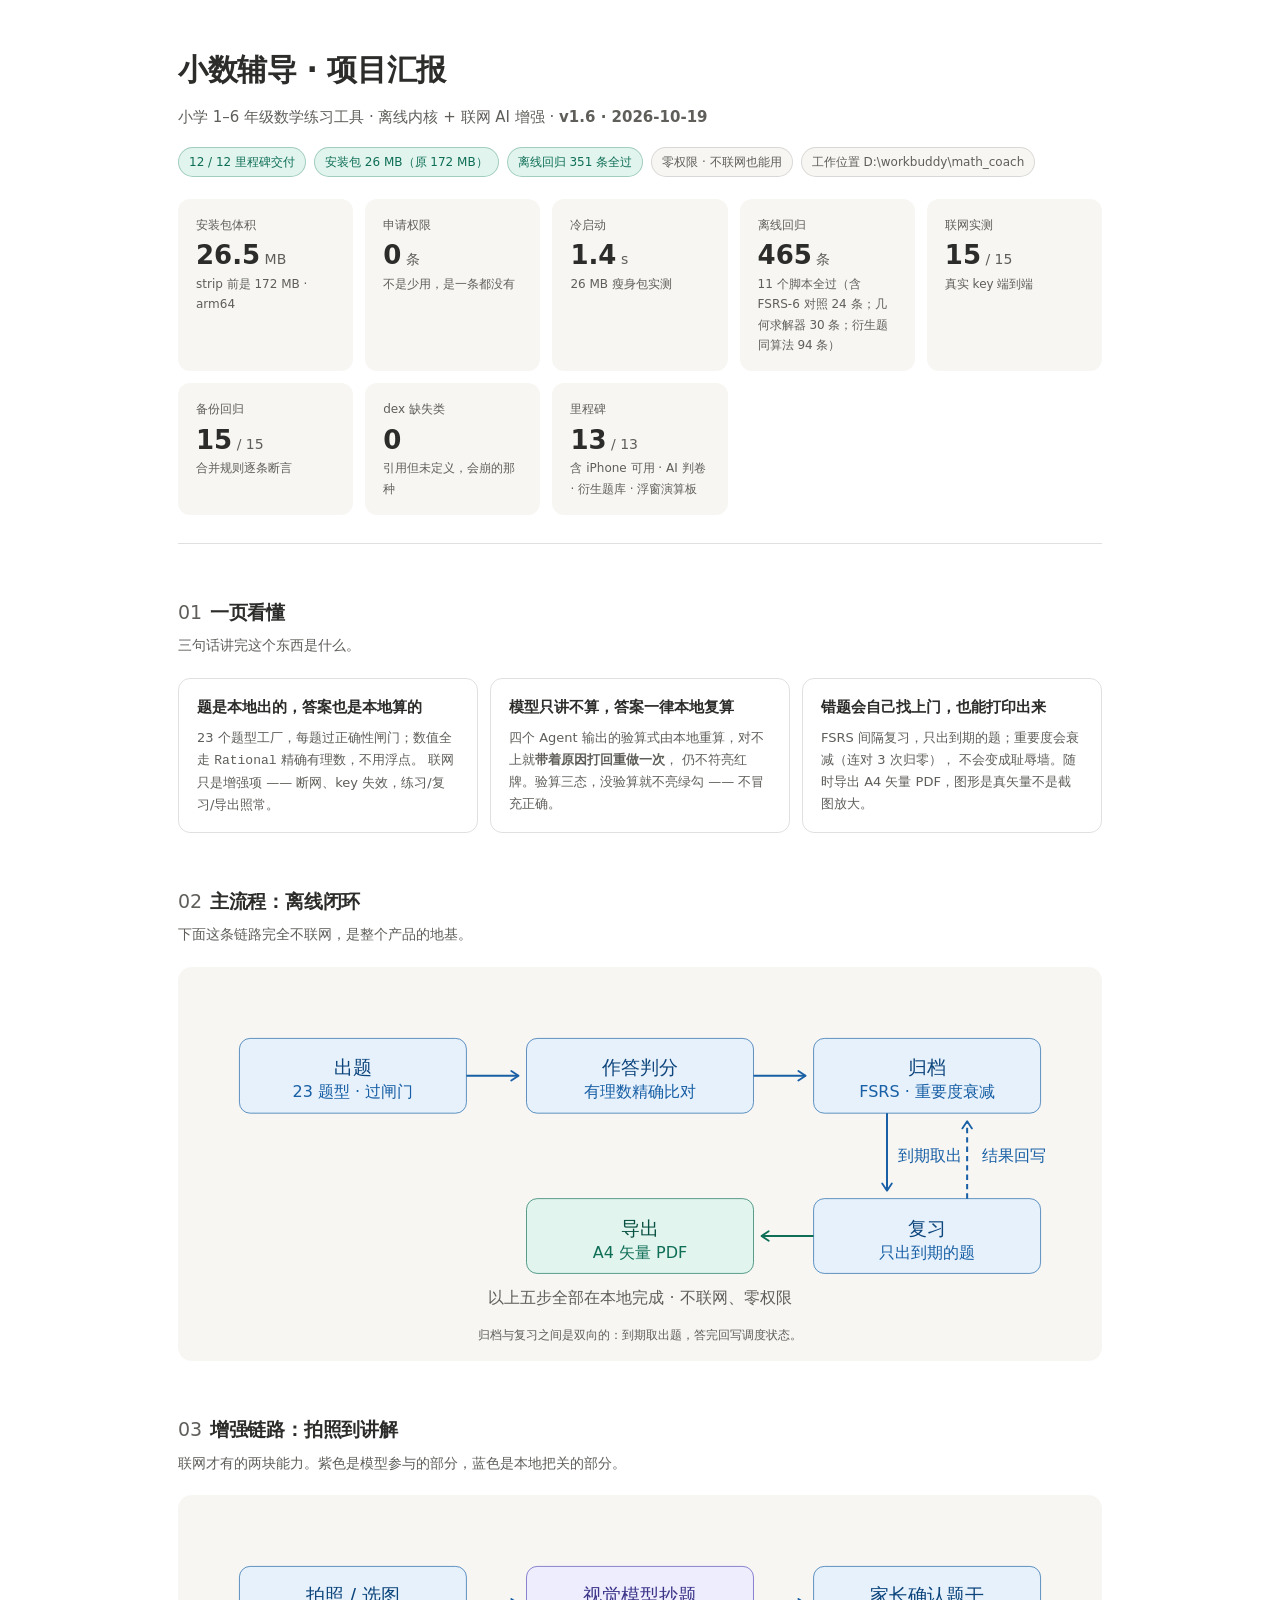
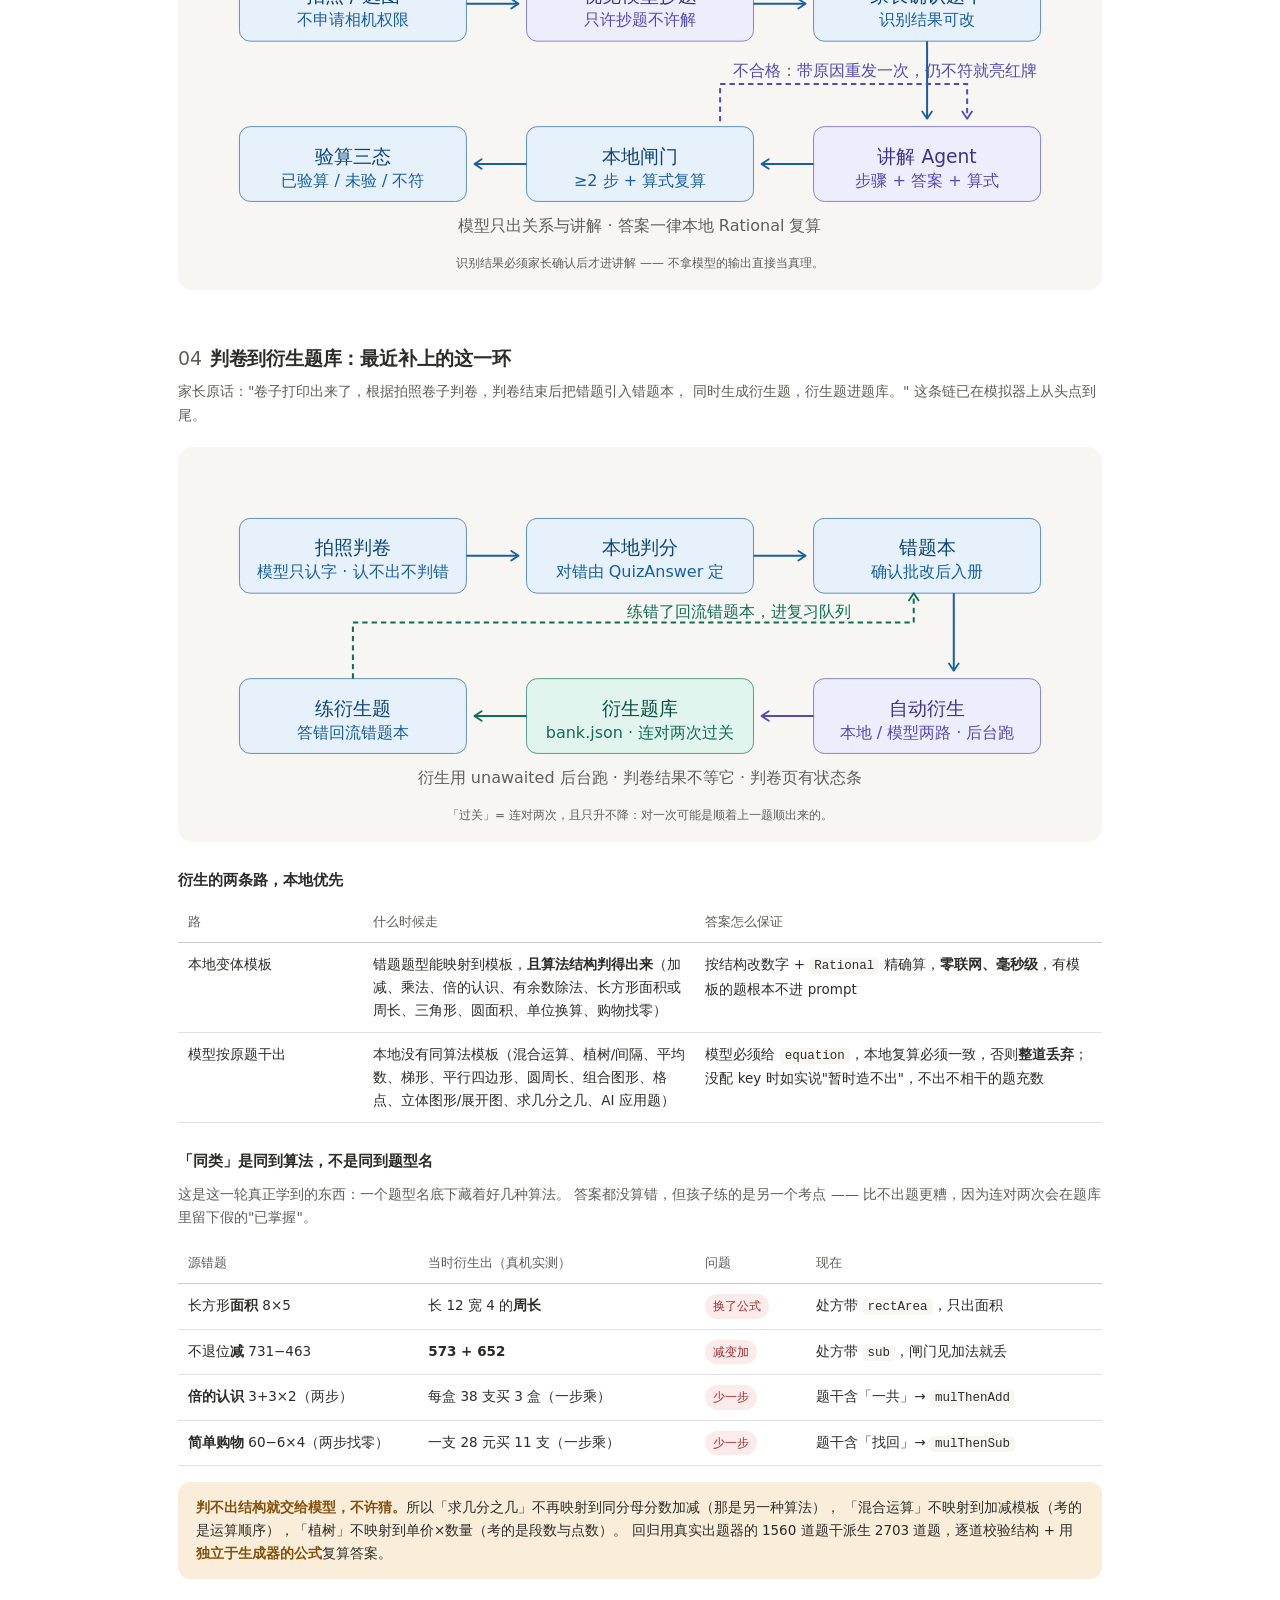
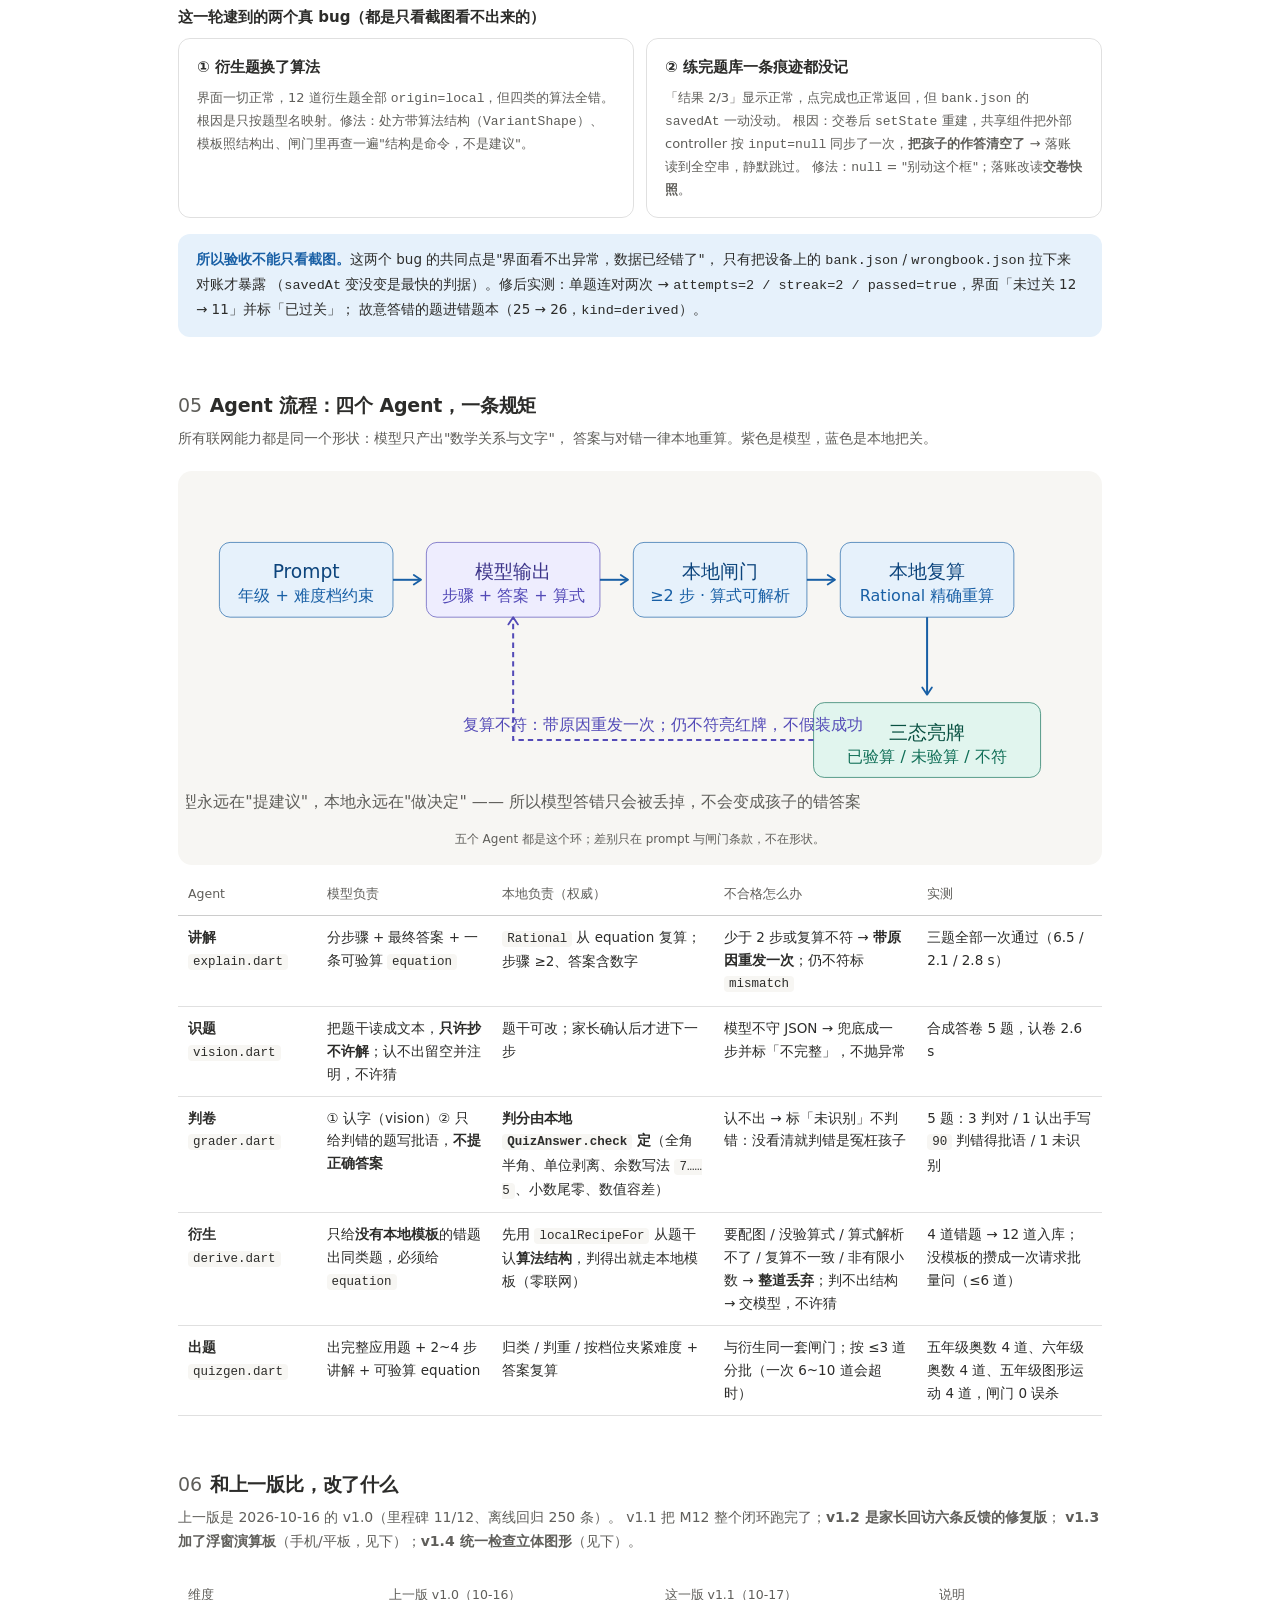
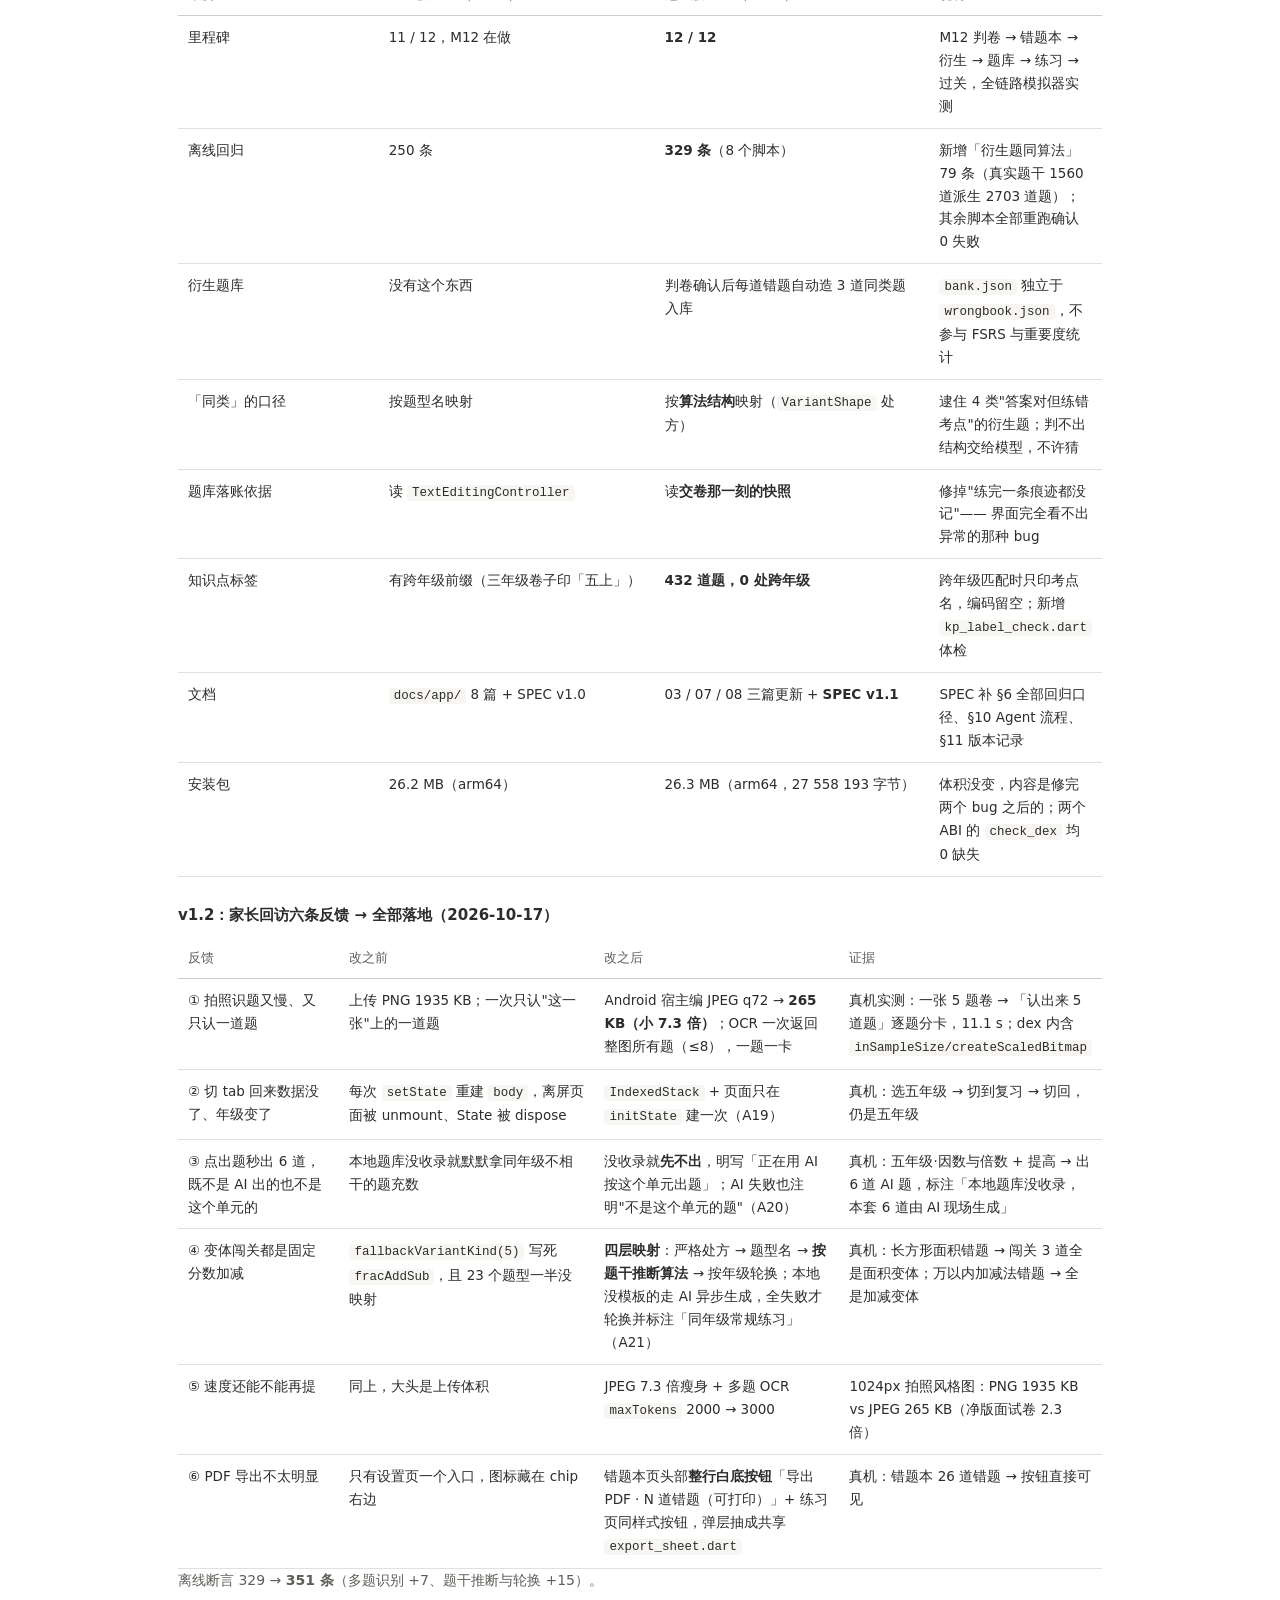
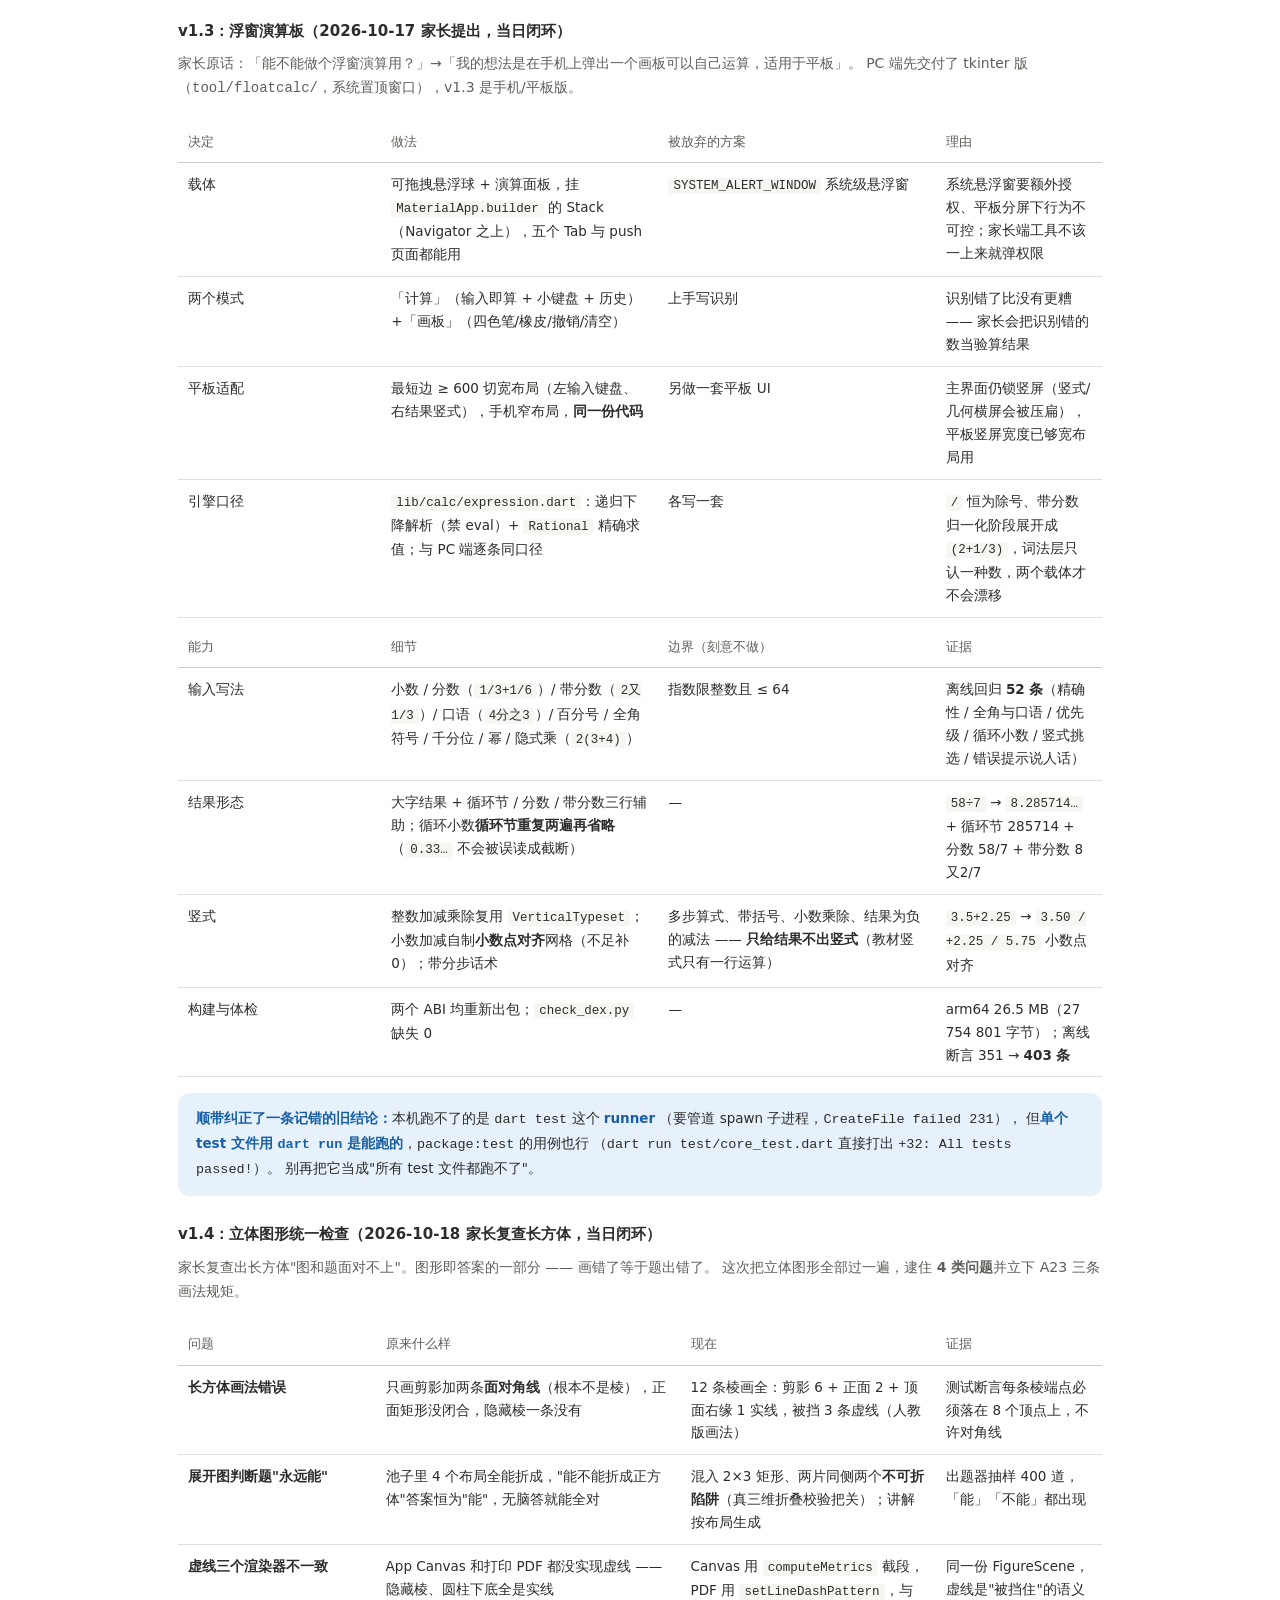
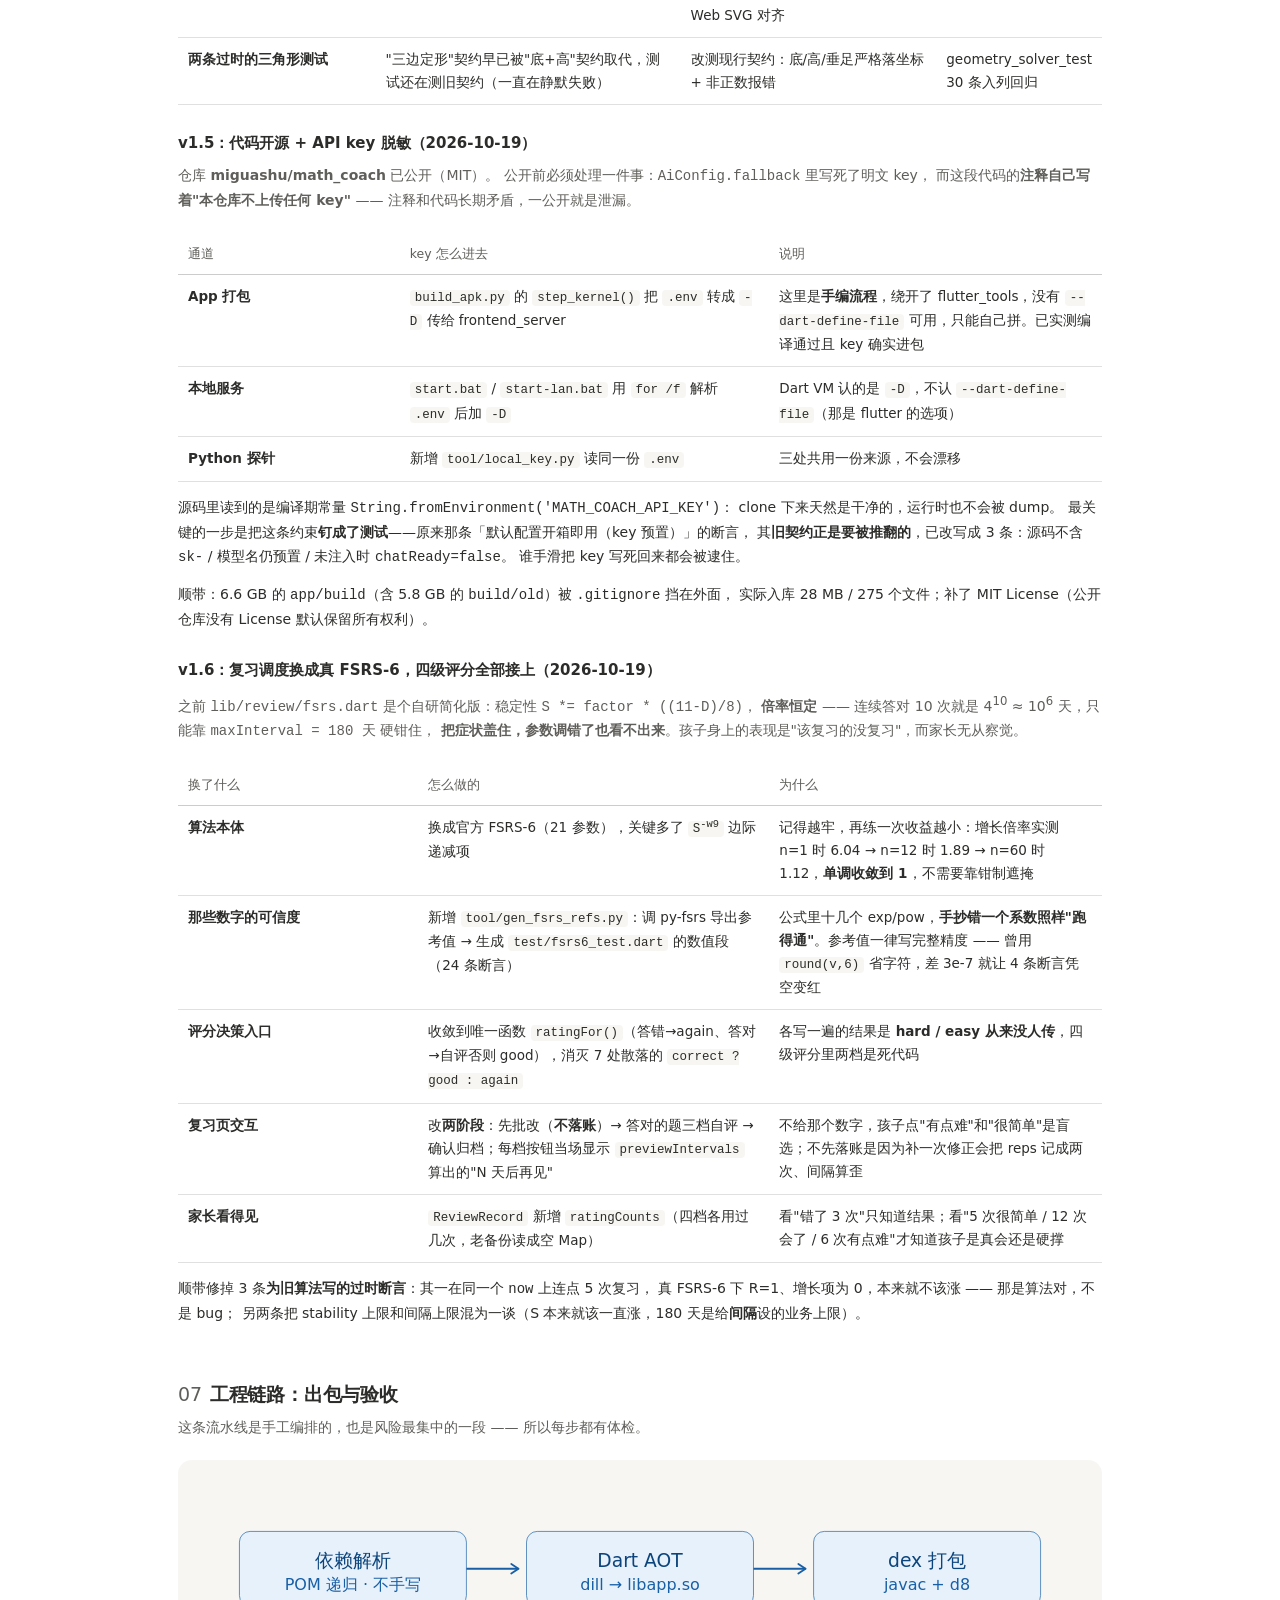
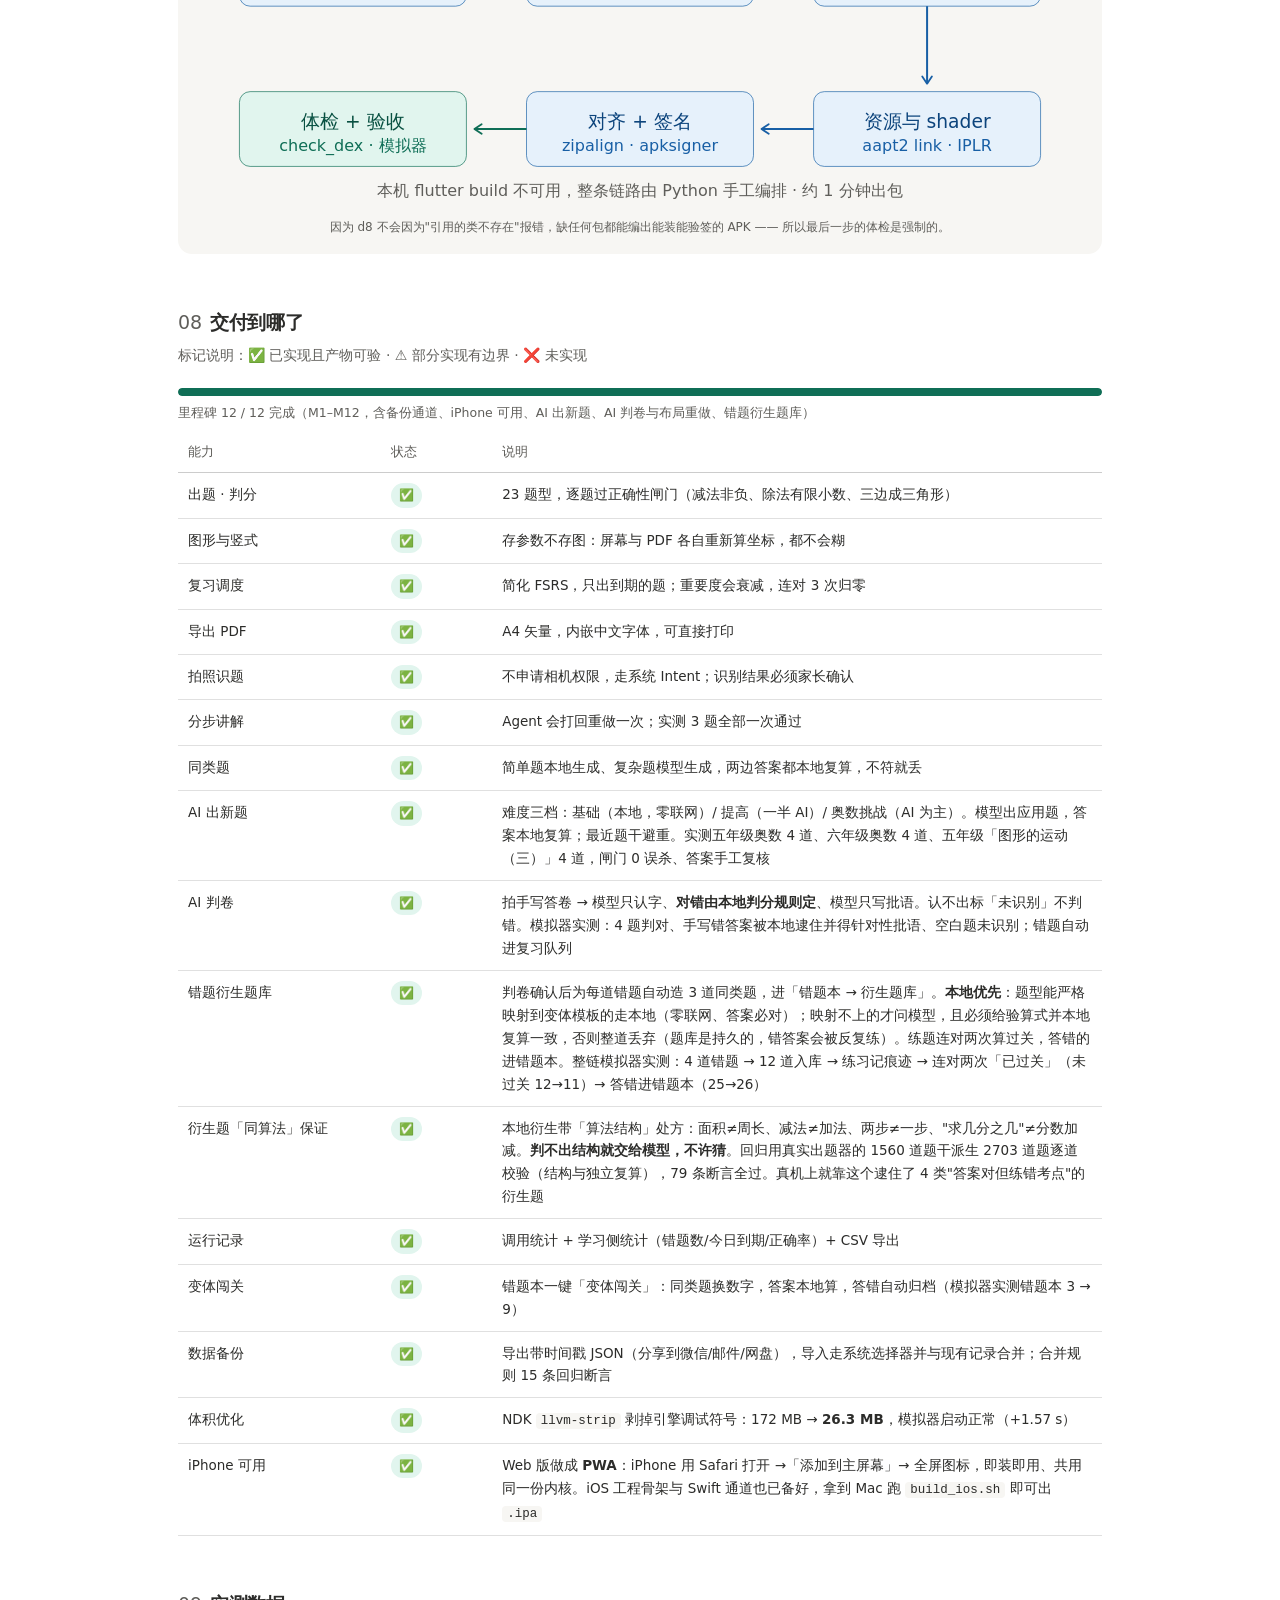
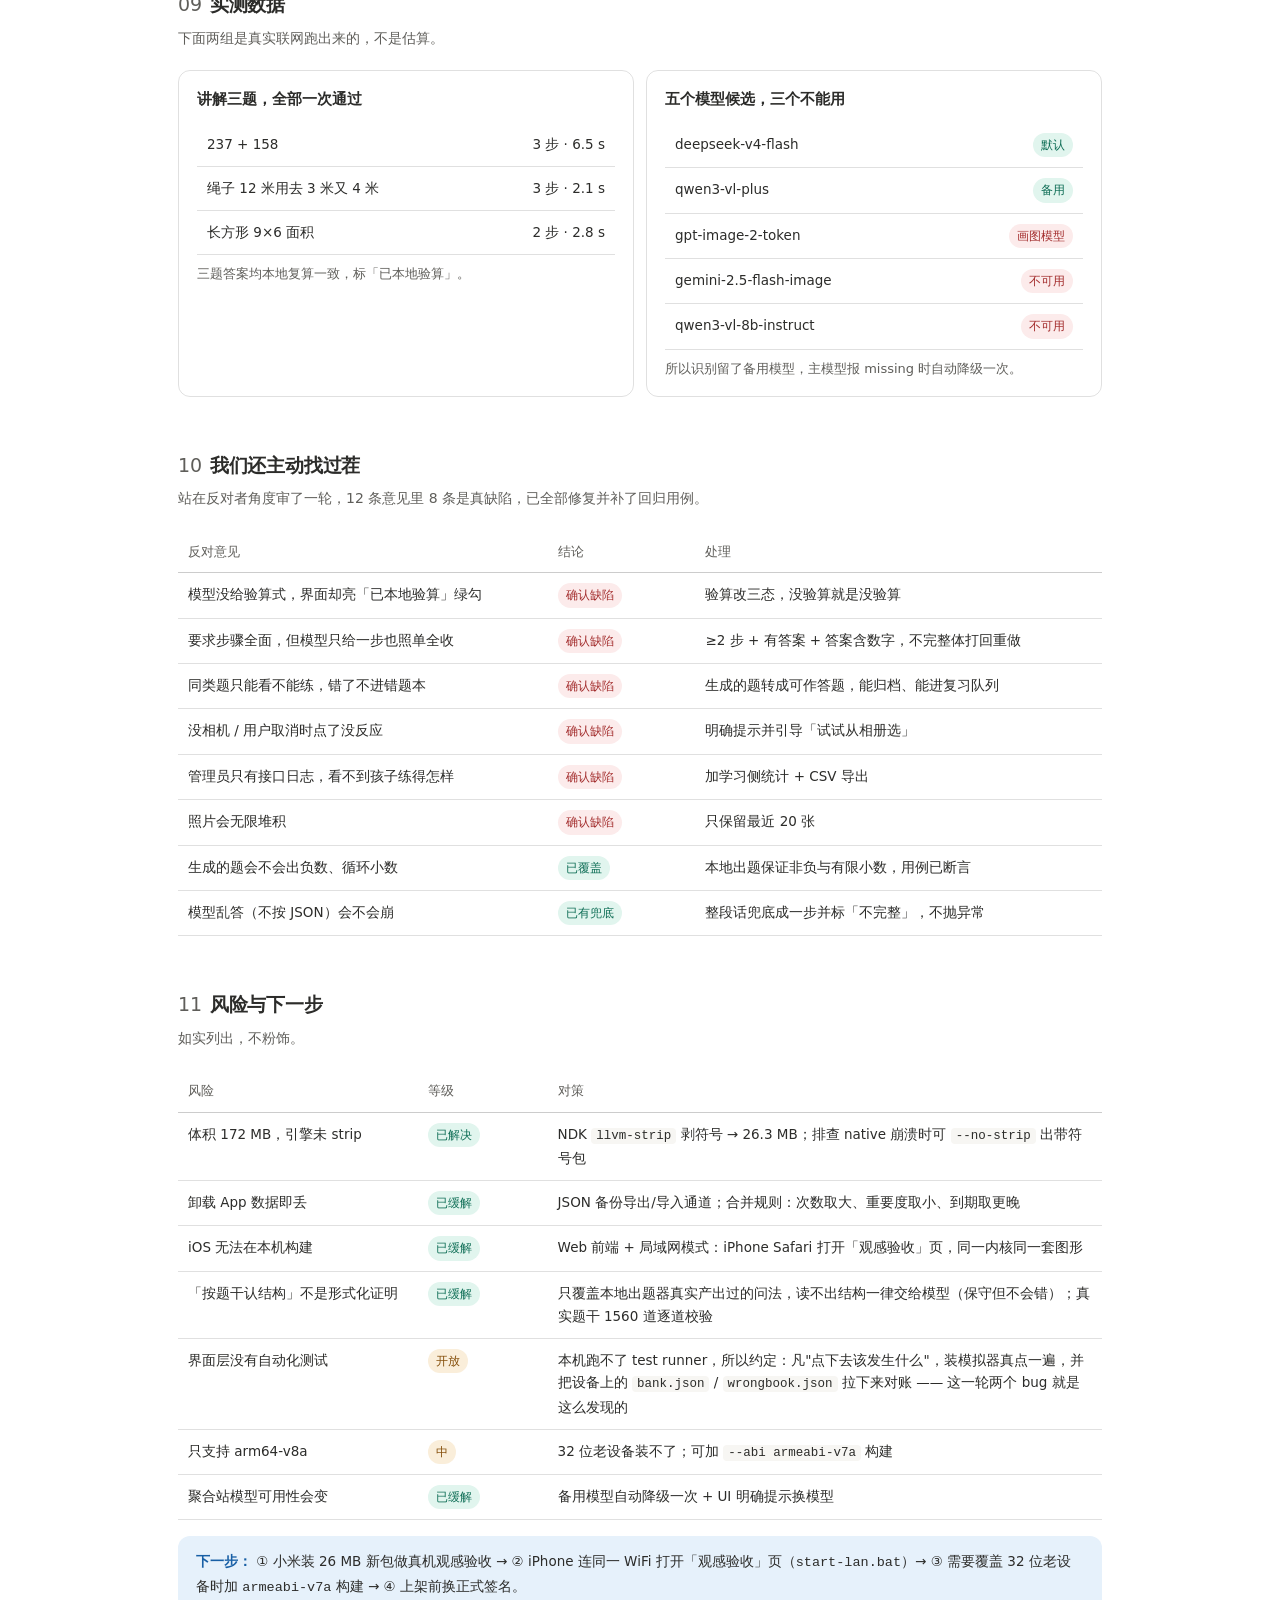
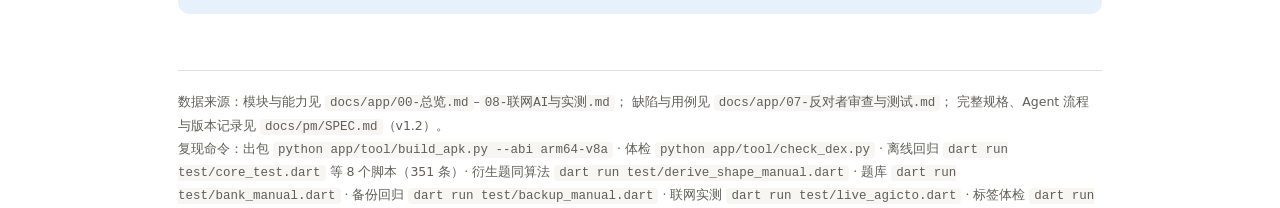
<file: docs/pm/report.html>
<!DOCTYPE html>
<html lang="zh-CN">
<head>
<meta charset="utf-8">
<meta name="viewport" content="width=device-width, initial-scale=1">
<title>小数辅导 · 项目汇报</title>
<style>
  :root{
    --blue:#185FA5; --blue-bg:#E6F1FB;
    --teal:#0F6E56; --teal-bg:#E1F5EE;
    --purple:#534AB7; --purple-bg:#EEEDFE;
    --amber:#854F0B; --amber-bg:#FAEEDA;
    --red:#A32D2D; --red-bg:#FCEBEB;
    --ink:#2C2C2A; --muted:#5F5E5A; --line:rgba(0,0,0,.12);
    --surf:#F7F6F3;
  }
  *{box-sizing:border-box}
  body{margin:0;background:#fff;color:var(--ink);
    font-family:"PingFang SC","Microsoft YaHei","Hiragino Sans GB",system-ui,sans-serif;
    font-size:14px;line-height:1.7;-webkit-font-smoothing:antialiased}
  .wrap{max-width:980px;margin:0 auto;padding:0 28px 64px}
  header{padding:44px 0 28px;border-bottom:1px solid var(--line)}
  h1{font-size:30px;font-weight:600;margin:0 0 10px;letter-spacing:-.4px}
  .sub{color:var(--muted);font-size:15px;margin:0}
  .tags{margin-top:16px;display:flex;gap:8px;flex-wrap:wrap}
  .tag{font-size:12px;padding:4px 10px;border-radius:999px;background:var(--surf);
    border:1px solid var(--line);color:var(--muted)}
  .tag.ok{background:var(--teal-bg);border-color:rgba(15,110,86,.3);color:var(--teal)}
  h2{font-size:19px;font-weight:600;margin:52px 0 6px;letter-spacing:-.2px}
  h2 .n{color:var(--muted);font-weight:400;margin-right:8px}
  h3{font-size:15px;font-weight:600;margin:26px 0 8px}
  .lead{color:var(--muted);margin:0 0 20px;font-size:14px}
  .kpis{display:grid;grid-template-columns:repeat(auto-fit,minmax(150px,1fr));gap:12px;margin-top:22px}
  .kpi{background:var(--surf);border-radius:12px;padding:16px 18px}
  .kpi .l{font-size:12px;color:var(--muted)}
  .kpi .v{font-size:26px;font-weight:600;line-height:1.25;margin-top:4px}
  .kpi .v small{font-size:14px;font-weight:400;color:var(--muted)}
  .kpi .d{font-size:12px;color:var(--muted);margin-top:2px}
  figure{margin:0;background:var(--surf);border-radius:14px;padding:18px 8px 8px}
  figure svg{display:block;width:100%;height:auto}
  figcaption{font-size:12px;color:var(--muted);padding:6px 14px 8px;text-align:center}
  table{width:100%;border-collapse:collapse;margin-top:8px;font-size:13.5px}
  th,td{text-align:left;padding:10px 10px;border-bottom:1px solid var(--line);vertical-align:top}
  th{font-weight:500;color:var(--muted);font-size:12.5px;border-bottom:1px solid rgba(0,0,0,.2)}
  td code{background:var(--surf);padding:1px 5px;border-radius:4px;font-size:12.5px}
  .pill{display:inline-block;font-size:12px;padding:2px 8px;border-radius:999px;white-space:nowrap}
  .p-ok{background:var(--teal-bg);color:var(--teal)}
  .p-warn{background:var(--amber-bg);color:var(--amber)}
  .p-no{background:var(--red-bg);color:var(--red)}
  .p-idle{background:var(--surf);color:var(--muted)}
  .cards{display:grid;grid-template-columns:repeat(auto-fit,minmax(280px,1fr));gap:12px}
  .card{border:1px solid var(--line);border-radius:12px;padding:16px 18px}
  .card h3{margin:0 0 6px;font-size:15px;font-weight:600}
  .card p{margin:0;font-size:13px;color:var(--muted)}
  .bar{height:8px;border-radius:999px;background:var(--surf);overflow:hidden;margin-top:14px}
  .bar i{display:block;height:100%;background:var(--teal);border-radius:999px}
  .tl{margin-top:10px;border-left:2px solid var(--line);padding-left:18px}
  .tl li{list-style:none;position:relative;padding:0 0 18px 0;margin:0}
  .tl li:before{content:"";position:absolute;left:-25px;top:7px;width:10px;height:10px;
    border-radius:50%;background:var(--teal);border:2px solid #fff}
  .tl li.idle:before{background:var(--surf);border-color:var(--muted)}
  .tl b{font-weight:600}
  .tl span{color:var(--muted);font-size:13px}
  .note{background:var(--blue-bg);border-radius:12px;padding:14px 18px;font-size:13.5px;margin-top:16px}
  .note b{color:var(--blue)}
  .note.bad{background:var(--amber-bg)}
  .note.bad b{color:var(--amber)}
  footer{margin-top:56px;padding-top:20px;border-top:1px solid var(--line);
    font-size:12.5px;color:var(--muted)}
  footer code{background:var(--surf);padding:1px 5px;border-radius:4px}
  @media print{body{font-size:12px}.wrap{padding:0 8px}h2{page-break-after:avoid}}
</style>
</head>
<body>
<div class="wrap">

<header>
  <h1>小数辅导 · 项目汇报</h1>
  <p class="sub">小学 1–6 年级数学练习工具 · 离线内核 + 联网 AI 增强 · <b>v1.6 · 2026-10-19</b></p>
  <div class="tags">
    <span class="tag ok">12 / 12 里程碑交付</span>
    <span class="tag ok">安装包 26 MB（原 172 MB）</span>
    <span class="tag ok">离线回归 351 条全过</span>
    <span class="tag">零权限 · 不联网也能用</span>
    <span class="tag">工作位置 D:\workbuddy\math_coach</span>
  </div>

  <div class="kpis">
    <div class="kpi"><div class="l">安装包体积</div><div class="v">26.5<small> MB</small></div><div class="d">strip 前是 172 MB · arm64</div></div>
    <div class="kpi"><div class="l">申请权限</div><div class="v">0<small> 条</small></div><div class="d">不是少用，是一条都没有</div></div>
    <div class="kpi"><div class="l">冷启动</div><div class="v">1.4<small> s</small></div><div class="d">26 MB 瘦身包实测</div></div>
    <div class="kpi"><div class="l">离线回归</div><div class="v">465<small> 条</small></div><div class="d">11 个脚本全过（含 FSRS-6 对照 24 条；几何求解器 30 条；衍生题同算法 94 条）</div></div>
    <div class="kpi"><div class="l">联网实测</div><div class="v">15<small> / 15</small></div><div class="d">真实 key 端到端</div></div>
    <div class="kpi"><div class="l">备份回归</div><div class="v">15<small> / 15</small></div><div class="d">合并规则逐条断言</div></div>
    <div class="kpi"><div class="l">dex 缺失类</div><div class="v">0</div><div class="d">引用但未定义，会崩的那种</div></div>
    <div class="kpi"><div class="l">里程碑</div><div class="v">13<small> / 13</small></div><div class="d">含 iPhone 可用 · AI 判卷 · 衍生题库 · 浮窗演算板</div></div>
  </div>
</header>

<h2><span class="n">01</span>一页看懂</h2>
<p class="lead">三句话讲完这个东西是什么。</p>
<div class="cards">
  <div class="card">
    <h3>题是本地出的，答案也是本地算的</h3>
    <p>23 个题型工厂，每题过正确性闸门；数值全走 <code>Rational</code> 精确有理数，不用浮点。
       联网只是增强项 —— 断网、key 失效，练习/复习/导出照常。</p>
  </div>
  <div class="card">
    <h3>模型只讲不算，答案一律本地复算</h3>
    <p>四个 Agent 输出的验算式由本地重算，对不上就<b>带着原因打回重做一次</b>，
       仍不符亮红牌。验算三态，没验算就不亮绿勾 —— 不冒充正确。</p>
  </div>
  <div class="card">
    <h3>错题会自己找上门，也能打印出来</h3>
    <p>FSRS 间隔复习，只出到期的题；重要度会衰减（连对 3 次归零），
       不会变成耻辱墙。随时导出 A4 矢量 PDF，图形是真矢量不是截图放大。</p>
  </div>
</div>

<h2><span class="n">02</span>主流程：离线闭环</h2>
<p class="lead">下面这条链路完全不联网，是整个产品的地基。</p>
<figure>
<svg viewBox="0 0 680 250" width="100%" role="img">
<title>离线练习闭环</title>
<desc>出题、判分、归档、复习、导出五个环节构成的闭环。</desc>
<defs>
<marker id="a1" viewBox="0 0 10 10" refX="8" refY="5" markerWidth="6" markerHeight="6" orient="auto-start-reverse">
<path d="M2 1L8 5L2 9" fill="none" stroke="context-stroke" stroke-width="1.5" stroke-linecap="round" stroke-linejoin="round"/>
</marker>
</defs>
<g><rect x="40" y="40" width="170" height="56" rx="8" fill="#E6F1FB" stroke="#185FA5" stroke-width=".5"/>
<text x="125" y="62" font-size="14" font-weight="500" fill="#0C447C" text-anchor="middle" dominant-baseline="central">出题</text>
<text x="125" y="80" font-size="12" fill="#185FA5" text-anchor="middle" dominant-baseline="central">23 题型 · 过闸门</text></g>
<g><rect x="255" y="40" width="170" height="56" rx="8" fill="#E6F1FB" stroke="#185FA5" stroke-width=".5"/>
<text x="340" y="62" font-size="14" font-weight="500" fill="#0C447C" text-anchor="middle" dominant-baseline="central">作答判分</text>
<text x="340" y="80" font-size="12" fill="#185FA5" text-anchor="middle" dominant-baseline="central">有理数精确比对</text></g>
<g><rect x="470" y="40" width="170" height="56" rx="8" fill="#E6F1FB" stroke="#185FA5" stroke-width=".5"/>
<text x="555" y="62" font-size="14" font-weight="500" fill="#0C447C" text-anchor="middle" dominant-baseline="central">归档</text>
<text x="555" y="80" font-size="12" fill="#185FA5" text-anchor="middle" dominant-baseline="central">FSRS · 重要度衰减</text></g>
<g><rect x="470" y="160" width="170" height="56" rx="8" fill="#E6F1FB" stroke="#185FA5" stroke-width=".5"/>
<text x="555" y="182" font-size="14" font-weight="500" fill="#0C447C" text-anchor="middle" dominant-baseline="central">复习</text>
<text x="555" y="200" font-size="12" fill="#185FA5" text-anchor="middle" dominant-baseline="central">只出到期的题</text></g>
<g><rect x="255" y="160" width="170" height="56" rx="8" fill="#E1F5EE" stroke="#0F6E56" stroke-width=".5"/>
<text x="340" y="182" font-size="14" font-weight="500" fill="#085041" text-anchor="middle" dominant-baseline="central">导出</text>
<text x="340" y="200" font-size="12" fill="#0F6E56" text-anchor="middle" dominant-baseline="central">A4 矢量 PDF</text></g>
<path d="M210 68 L249 68" fill="none" stroke="#185FA5" stroke-width="1.5" marker-end="url(#a1)"/>
<path d="M425 68 L464 68" fill="none" stroke="#185FA5" stroke-width="1.5" marker-end="url(#a1)"/>
<path d="M525 96 L525 154" fill="none" stroke="#185FA5" stroke-width="1.5" marker-end="url(#a1)"/>
<path d="M585 160 L585 102" fill="none" stroke="#185FA5" stroke-width="1.5" stroke-dasharray="4 3" marker-end="url(#a1)"/>
<path d="M470 188 L431 188" fill="none" stroke="#0F6E56" stroke-width="1.5" marker-end="url(#a1)"/>
<text x="533" y="128" font-size="12" fill="#185FA5" dominant-baseline="central">到期取出</text>
<text x="596" y="128" font-size="12" fill="#185FA5" dominant-baseline="central">结果回写</text>
<text x="340" y="234" font-size="12" fill="#5F5E5A" text-anchor="middle" dominant-baseline="central">以上五步全部在本地完成 · 不联网、零权限</text>
</svg>
<figcaption>归档与复习之间是双向的：到期取出题，答完回写调度状态。</figcaption>
</figure>

<h2><span class="n">03</span>增强链路：拍照到讲解</h2>
<p class="lead">联网才有的两块能力。紫色是模型参与的部分，蓝色是本地把关的部分。</p>
<figure>
<svg viewBox="0 0 680 250" width="100%" role="img">
<title>拍照识题到分步讲解的链路</title>
<desc>拍照选图、视觉模型抄题、家长确认、讲解 Agent、本地闸门与验算三态。</desc>
<defs>
<marker id="a2" viewBox="0 0 10 10" refX="8" refY="5" markerWidth="6" markerHeight="6" orient="auto-start-reverse">
<path d="M2 1L8 5L2 9" fill="none" stroke="context-stroke" stroke-width="1.5" stroke-linecap="round" stroke-linejoin="round"/>
</marker>
</defs>
<g><rect x="40" y="40" width="170" height="56" rx="8" fill="#E6F1FB" stroke="#185FA5" stroke-width=".5"/>
<text x="125" y="62" font-size="14" font-weight="500" fill="#0C447C" text-anchor="middle" dominant-baseline="central">拍照 / 选图</text>
<text x="125" y="80" font-size="12" fill="#185FA5" text-anchor="middle" dominant-baseline="central">不申请相机权限</text></g>
<g><rect x="255" y="40" width="170" height="56" rx="8" fill="#EEEDFE" stroke="#534AB7" stroke-width=".5"/>
<text x="340" y="62" font-size="14" font-weight="500" fill="#3C3489" text-anchor="middle" dominant-baseline="central">视觉模型抄题</text>
<text x="340" y="80" font-size="12" fill="#534AB7" text-anchor="middle" dominant-baseline="central">只许抄题不许解</text></g>
<g><rect x="470" y="40" width="170" height="56" rx="8" fill="#E6F1FB" stroke="#185FA5" stroke-width=".5"/>
<text x="555" y="62" font-size="14" font-weight="500" fill="#0C447C" text-anchor="middle" dominant-baseline="central">家长确认题干</text>
<text x="555" y="80" font-size="12" fill="#185FA5" text-anchor="middle" dominant-baseline="central">识别结果可改</text></g>
<g><rect x="470" y="160" width="170" height="56" rx="8" fill="#EEEDFE" stroke="#534AB7" stroke-width=".5"/>
<text x="555" y="182" font-size="14" font-weight="500" fill="#3C3489" text-anchor="middle" dominant-baseline="central">讲解 Agent</text>
<text x="555" y="200" font-size="12" fill="#534AB7" text-anchor="middle" dominant-baseline="central">步骤 + 答案 + 算式</text></g>
<g><rect x="255" y="160" width="170" height="56" rx="8" fill="#E6F1FB" stroke="#185FA5" stroke-width=".5"/>
<text x="340" y="182" font-size="14" font-weight="500" fill="#0C447C" text-anchor="middle" dominant-baseline="central">本地闸门</text>
<text x="340" y="200" font-size="12" fill="#185FA5" text-anchor="middle" dominant-baseline="central">≥2 步 + 算式复算</text></g>
<g><rect x="40" y="160" width="170" height="56" rx="8" fill="#E6F1FB" stroke="#185FA5" stroke-width=".5"/>
<text x="125" y="182" font-size="14" font-weight="500" fill="#0C447C" text-anchor="middle" dominant-baseline="central">验算三态</text>
<text x="125" y="200" font-size="12" fill="#185FA5" text-anchor="middle" dominant-baseline="central">已验算 / 未验 / 不符</text></g>
<path d="M210 68 L249 68" fill="none" stroke="#185FA5" stroke-width="1.5" marker-end="url(#a2)"/>
<path d="M425 68 L464 68" fill="none" stroke="#185FA5" stroke-width="1.5" marker-end="url(#a2)"/>
<path d="M555 96 L555 154" fill="none" stroke="#185FA5" stroke-width="1.5" marker-end="url(#a2)"/>
<path d="M470 188 L431 188" fill="none" stroke="#185FA5" stroke-width="1.5" marker-end="url(#a2)"/>
<path d="M255 188 L216 188" fill="none" stroke="#185FA5" stroke-width="1.5" marker-end="url(#a2)"/>
<path d="M400 156 L400 128 L585 128 L585 154" fill="none" stroke="#534AB7" stroke-width="1.5" stroke-dasharray="4 3" marker-end="url(#a2)"/>
<text x="410" y="118" font-size="12" fill="#534AB7" dominant-baseline="central">不合格：带原因重发一次，仍不符就亮红牌</text>
<text x="340" y="234" font-size="12" fill="#5F5E5A" text-anchor="middle" dominant-baseline="central">模型只出关系与讲解 · 答案一律本地 Rational 复算</text>
</svg>
<figcaption>识别结果必须家长确认后才进讲解 —— 不拿模型的输出直接当真理。</figcaption>
</figure>

<h2><span class="n">04</span>判卷到衍生题库：最近补上的这一环</h2>
<p class="lead">家长原话："卷子打印出来了，根据拍照卷子判卷，判卷结束后把错题引入错题本，
同时生成衍生题，衍生题进题库。" 这条链已在模拟器上从头点到尾。</p>
<figure>
<svg viewBox="0 0 680 250" width="100%" role="img">
<title>拍照判卷到衍生题库的完整链路</title>
<desc>判卷、本地判分、错题本、后台自动衍生、衍生题库、练习与过关，以及答错回流错题本。</desc>
<defs>
<marker id="a4" viewBox="0 0 10 10" refX="8" refY="5" markerWidth="6" markerHeight="6" orient="auto-start-reverse">
<path d="M2 1L8 5L2 9" fill="none" stroke="context-stroke" stroke-width="1.5" stroke-linecap="round" stroke-linejoin="round"/>
</marker>
</defs>
<g><rect x="40" y="40" width="170" height="56" rx="8" fill="#E6F1FB" stroke="#185FA5" stroke-width=".5"/>
<text x="125" y="62" font-size="14" font-weight="500" fill="#0C447C" text-anchor="middle" dominant-baseline="central">拍照判卷</text>
<text x="125" y="80" font-size="12" fill="#185FA5" text-anchor="middle" dominant-baseline="central">模型只认字 · 认不出不判错</text></g>
<g><rect x="255" y="40" width="170" height="56" rx="8" fill="#E6F1FB" stroke="#185FA5" stroke-width=".5"/>
<text x="340" y="62" font-size="14" font-weight="500" fill="#0C447C" text-anchor="middle" dominant-baseline="central">本地判分</text>
<text x="340" y="80" font-size="12" fill="#185FA5" text-anchor="middle" dominant-baseline="central">对错由 QuizAnswer 定</text></g>
<g><rect x="470" y="40" width="170" height="56" rx="8" fill="#E6F1FB" stroke="#185FA5" stroke-width=".5"/>
<text x="555" y="62" font-size="14" font-weight="500" fill="#0C447C" text-anchor="middle" dominant-baseline="central">错题本</text>
<text x="555" y="80" font-size="12" fill="#185FA5" text-anchor="middle" dominant-baseline="central">确认批改后入册</text></g>
<g><rect x="470" y="160" width="170" height="56" rx="8" fill="#EEEDFE" stroke="#534AB7" stroke-width=".5"/>
<text x="555" y="182" font-size="14" font-weight="500" fill="#3C3489" text-anchor="middle" dominant-baseline="central">自动衍生</text>
<text x="555" y="200" font-size="12" fill="#534AB7" text-anchor="middle" dominant-baseline="central">本地 / 模型两路 · 后台跑</text></g>
<g><rect x="255" y="160" width="170" height="56" rx="8" fill="#E1F5EE" stroke="#0F6E56" stroke-width=".5"/>
<text x="340" y="182" font-size="14" font-weight="500" fill="#085041" text-anchor="middle" dominant-baseline="central">衍生题库</text>
<text x="340" y="200" font-size="12" fill="#0F6E56" text-anchor="middle" dominant-baseline="central">bank.json · 连对两次过关</text></g>
<g><rect x="40" y="160" width="170" height="56" rx="8" fill="#E6F1FB" stroke="#185FA5" stroke-width=".5"/>
<text x="125" y="182" font-size="14" font-weight="500" fill="#0C447C" text-anchor="middle" dominant-baseline="central">练衍生题</text>
<text x="125" y="200" font-size="12" fill="#185FA5" text-anchor="middle" dominant-baseline="central">答错回流错题本</text></g>
<path d="M210 68 L249 68" fill="none" stroke="#185FA5" stroke-width="1.5" marker-end="url(#a4)"/>
<path d="M425 68 L464 68" fill="none" stroke="#185FA5" stroke-width="1.5" marker-end="url(#a4)"/>
<path d="M575 96 L575 154" fill="none" stroke="#185FA5" stroke-width="1.5" marker-end="url(#a4)"/>
<path d="M470 188 L431 188" fill="none" stroke="#534AB7" stroke-width="1.5" marker-end="url(#a4)"/>
<path d="M255 188 L216 188" fill="none" stroke="#0F6E56" stroke-width="1.5" marker-end="url(#a4)"/>
<path d="M125 160 L125 118 L545 118 L545 96" fill="none" stroke="#0F6E56" stroke-width="1.5" stroke-dasharray="4 3" marker-end="url(#a4)"/>
<text x="330" y="110" font-size="12" fill="#0F6E56" dominant-baseline="central">练错了回流错题本，进复习队列</text>
<text x="340" y="234" font-size="12" fill="#5F5E5A" text-anchor="middle" dominant-baseline="central">衍生用 unawaited 后台跑 · 判卷结果不等它 · 判卷页有状态条</text>
</svg>
<figcaption>「过关」= 连对两次，且只升不降：对一次可能是顺着上一题顺出来的。</figcaption>
</figure>

<h3>衍生的两条路，本地优先</h3>
<table>
<thead><tr><th style="width:20%">路</th><th style="width:36%">什么时候走</th><th>答案怎么保证</th></tr></thead>
<tbody>
<tr><td>本地变体模板</td><td>错题题型能映射到模板，<b>且算法结构判得出来</b>（加减、乘法、倍的认识、有余数除法、长方形面积或周长、三角形、圆面积、单位换算、购物找零）</td><td>按结构改数字 + <code>Rational</code> 精确算，<b>零联网、毫秒级</b>，有模板的题根本不进 prompt</td></tr>
<tr><td>模型按原题干出</td><td>本地没有同算法模板（混合运算、植树/间隔、平均数、梯形、平行四边形、圆周长、组合图形、格点、立体图形/展开图、求几分之几、AI 应用题）</td><td>模型必须给 <code>equation</code>，本地复算必须一致，否则<b>整道丢弃</b>；没配 key 时如实说"暂时造不出"，不出不相干的题充数</td></tr>
</tbody>
</table>

<h3>「同类」是同到算法，不是同到题型名</h3>
<p class="lead" style="margin-bottom:12px">这是这一轮真正学到的东西：一个题型名底下藏着好几种算法。
答案都没算错，但孩子练的是另一个考点 —— 比不出题更糟，因为连对两次会在题库里留下假的"已掌握"。</p>
<table>
<thead><tr><th style="width:26%">源错题</th><th style="width:30%">当时衍生出（真机实测）</th><th style="width:12%">问题</th><th>现在</th></tr></thead>
<tbody>
<tr><td>长方形<b>面积</b> 8×5</td><td>长 12 宽 4 的<b>周长</b></td><td><span class="pill p-no">换了公式</span></td><td>处方带 <code>rectArea</code>，只出面积</td></tr>
<tr><td>不退位<b>减</b> 731−463</td><td><b>573 + 652</b></td><td><span class="pill p-no">减变加</span></td><td>处方带 <code>sub</code>，闸门见加法就丢</td></tr>
<tr><td><b>倍的认识</b> 3+3×2（两步）</td><td>每盒 38 支买 3 盒（一步乘）</td><td><span class="pill p-no">少一步</span></td><td>题干含「一共」→ <code>mulThenAdd</code></td></tr>
<tr><td><b>简单购物</b> 60−6×4（两步找零）</td><td>一支 28 元买 11 支（一步乘）</td><td><span class="pill p-no">少一步</span></td><td>题干含「找回」→ <code>mulThenSub</code></td></tr>
</tbody>
</table>
<div class="note bad">
  <b>判不出结构就交给模型，不许猜。</b>所以「求几分之几」不再映射到同分母分数加减（那是另一种算法），
  「混合运算」不映射到加减模板（考的是运算顺序），「植树」不映射到单价×数量（考的是段数与点数）。
  回归用真实出题器的 1560 道题干派生 2703 道题，逐道校验结构 + 用<b>独立于生成器的公式</b>复算答案。
</div>

<h3>这一轮逮到的两个真 bug（都是只看截图看不出来的）</h3>
<div class="cards">
  <div class="card">
    <h3>① 衍生题换了算法</h3>
    <p>界面一切正常，12 道衍生题全部 <code>origin=local</code>，但四类的算法全错。
       根因是只按题型名映射。修法：处方带算法结构（<code>VariantShape</code>）、
       模板照结构出、闸门里再查一遍"结构是命令，不是建议"。</p>
  </div>
  <div class="card">
    <h3>② 练完题库一条痕迹都没记</h3>
    <p>「结果 2/3」显示正常，点完成也正常返回，但 <code>bank.json</code> 的 <code>savedAt</code> 一动没动。
       根因：交卷后 <code>setState</code> 重建，共享组件把外部 controller 按 <code>input=null</code>
       同步了一次，<b>把孩子的作答清空了</b> → 落账读到全空串，静默跳过。
       修法：<code>null</code> = "别动这个框"；落账改读<b>交卷快照</b>。</p>
  </div>
</div>
<div class="note">
  <b>所以验收不能只看截图。</b>这两个 bug 的共同点是"界面看不出异常，数据已经错了"，
  只有把设备上的 <code>bank.json</code> / <code>wrongbook.json</code> 拉下来对账才暴露
  （<code>savedAt</code> 变没变是最快的判据）。修后实测：单题连对两次 →
  <code>attempts=2 / streak=2 / passed=true</code>，界面「未过关 12 → 11」并标「已过关」；
  故意答错的题进错题本（25 → 26，<code>kind=derived</code>）。
</div>

<h2><span class="n">05</span>Agent 流程：四个 Agent，一条规矩</h2>
<p class="lead">所有联网能力都是同一个形状：模型只产出"数学关系与文字"，
答案与对错一律本地重算。紫色是模型，蓝色是本地把关。</p>
<figure>
<svg viewBox="0 0 680 250" width="100%" role="img">
<title>Agent 通用流程：prompt、模型输出、本地闸门、本地复算、三态亮牌与重试</title>
<desc>五个阶段构成一个环，复算不符时带原因重发一次，仍不符亮红牌。</desc>
<defs>
<marker id="a5" viewBox="0 0 10 10" refX="8" refY="5" markerWidth="6" markerHeight="6" orient="auto-start-reverse">
<path d="M2 1L8 5L2 9" fill="none" stroke="context-stroke" stroke-width="1.5" stroke-linecap="round" stroke-linejoin="round"/>
</marker>
</defs>
<g><rect x="25" y="40" width="130" height="56" rx="8" fill="#E6F1FB" stroke="#185FA5" stroke-width=".5"/>
<text x="90" y="62" font-size="14" font-weight="500" fill="#0C447C" text-anchor="middle" dominant-baseline="central">Prompt</text>
<text x="90" y="80" font-size="12" fill="#185FA5" text-anchor="middle" dominant-baseline="central">年级 + 难度档约束</text></g>
<g><rect x="180" y="40" width="130" height="56" rx="8" fill="#EEEDFE" stroke="#534AB7" stroke-width=".5"/>
<text x="245" y="62" font-size="14" font-weight="500" fill="#3C3489" text-anchor="middle" dominant-baseline="central">模型输出</text>
<text x="245" y="80" font-size="12" fill="#534AB7" text-anchor="middle" dominant-baseline="central">步骤 + 答案 + 算式</text></g>
<g><rect x="335" y="40" width="130" height="56" rx="8" fill="#E6F1FB" stroke="#185FA5" stroke-width=".5"/>
<text x="400" y="62" font-size="14" font-weight="500" fill="#0C447C" text-anchor="middle" dominant-baseline="central">本地闸门</text>
<text x="400" y="80" font-size="12" fill="#185FA5" text-anchor="middle" dominant-baseline="central">≥2 步 · 算式可解析</text></g>
<g><rect x="490" y="40" width="130" height="56" rx="8" fill="#E6F1FB" stroke="#185FA5" stroke-width=".5"/>
<text x="555" y="62" font-size="14" font-weight="500" fill="#0C447C" text-anchor="middle" dominant-baseline="central">本地复算</text>
<text x="555" y="80" font-size="12" fill="#185FA5" text-anchor="middle" dominant-baseline="central">Rational 精确重算</text></g>
<g><rect x="470" y="160" width="170" height="56" rx="8" fill="#E1F5EE" stroke="#0F6E56" stroke-width=".5"/>
<text x="555" y="182" font-size="14" font-weight="500" fill="#085041" text-anchor="middle" dominant-baseline="central">三态亮牌</text>
<text x="555" y="200" font-size="12" fill="#0F6E56" text-anchor="middle" dominant-baseline="central">已验算 / 未验算 / 不符</text></g>
<path d="M155 68 L176 68" fill="none" stroke="#185FA5" stroke-width="1.5" marker-end="url(#a5)"/>
<path d="M310 68 L331 68" fill="none" stroke="#185FA5" stroke-width="1.5" marker-end="url(#a5)"/>
<path d="M465 68 L486 68" fill="none" stroke="#185FA5" stroke-width="1.5" marker-end="url(#a5)"/>
<path d="M555 96 L555 154" fill="none" stroke="#185FA5" stroke-width="1.5" marker-end="url(#a5)"/>
<path d="M470 188 L245 188 L245 96" fill="none" stroke="#534AB7" stroke-width="1.5" stroke-dasharray="4 3" marker-end="url(#a5)"/>
<text x="357" y="176" font-size="12" fill="#534AB7" text-anchor="middle" dominant-baseline="central">复算不符：带原因重发一次；仍不符亮红牌，不假装成功</text>
<text x="245" y="234" font-size="12" fill="#5F5E5A" text-anchor="middle" dominant-baseline="central">模型永远在"提建议"，本地永远在"做决定" —— 所以模型答错只会被丢掉，不会变成孩子的错答案</text>
</svg>
<figcaption>五个 Agent 都是这个环；差别只在 prompt 与闸门条款，不在形状。</figcaption>
</figure>

<table>
<thead><tr><th style="width:15%">Agent</th><th style="width:19%">模型负责</th><th style="width:24%">本地负责（权威）</th><th style="width:22%">不合格怎么办</th><th>实测</th></tr></thead>
<tbody>
<tr><td><b>讲解</b><br><code>explain.dart</code></td><td>分步骤 + 最终答案 + 一条可验算 <code>equation</code></td><td><code>Rational</code> 从 equation 复算；步骤 ≥2、答案含数字</td><td>少于 2 步或复算不符 → <b>带原因重发一次</b>；仍不符标 <code>mismatch</code></td><td>三题全部一次通过（6.5 / 2.1 / 2.8 s）</td></tr>
<tr><td><b>识题</b><br><code>vision.dart</code></td><td>把题干读成文本，<b>只许抄不许解</b>；认不出留空并注明，不许猜</td><td>题干可改；家长确认后才进下一步</td><td>模型不守 JSON → 兜底成一步并标「不完整」，不抛异常</td><td>合成答卷 5 题，认卷 2.6 s</td></tr>
<tr><td><b>判卷</b><br><code>grader.dart</code></td><td>① 认字（vision）② 只给判错的题写批语，<b>不提正确答案</b></td><td><b>判分由本地 <code>QuizAnswer.check</code> 定</b>（全角半角、单位剥离、余数写法 <code>7……5</code>、小数尾零、数值容差）</td><td>认不出 → 标「未识别」不判错：没看清就判错是冤枉孩子</td><td>5 题：3 判对 / 1 认出手写 <code>90</code> 判错得批语 / 1 未识别</td></tr>
<tr><td><b>衍生</b><br><code>derive.dart</code></td><td>只给<b>没有本地模板</b>的错题出同类题，必须给 <code>equation</code></td><td>先用 <code>localRecipeFor</code> 从题干认<b>算法结构</b>，判得出就走本地模板（零联网）</td><td>要配图 / 没验算式 / 算式解析不了 / 复算不一致 / 非有限小数 → <b>整道丢弃</b>；判不出结构 → 交模型，不许猜</td><td>4 道错题 → 12 道入库；没模板的攒成一次请求批量问（≤6 道）</td></tr>
<tr><td><b>出题</b><br><code>quizgen.dart</code></td><td>出完整应用题 + 2~4 步讲解 + 可验算 equation</td><td>归类 / 判重 / 按档位夹紧难度 + 答案复算</td><td>与衍生同一套闸门；按 ≤3 道分批（一次 6~10 道会超时）</td><td>五年级奥数 4 道、六年级奥数 4 道、五年级图形运动 4 道，闸门 0 误杀</td></tr>
</tbody>
</table>

<h2><span class="n">06</span>和上一版比，改了什么</h2>
<p class="lead">上一版是 2026-10-16 的 v1.0（里程碑 11/12、离线回归 250 条）。
v1.1 把 M12 整个闭环跑完了；<b>v1.2 是家长回访六条反馈的修复版</b>；
<b>v1.3 加了浮窗演算板</b>（手机/平板，见下）；<b>v1.4 统一检查立体图形</b>（见下）。</p>
<table>
<thead><tr><th style="width:22%">维度</th><th style="width:30%">上一版 v1.0（10-16）</th><th style="width:30%">这一版 v1.1（10-17）</th><th>说明</th></tr></thead>
<tbody>
<tr><td>里程碑</td><td>11 / 12，M12 在做</td><td><b>12 / 12</b></td><td>M12 判卷 → 错题本 → 衍生 → 题库 → 练习 → 过关，全链路模拟器实测</td></tr>
<tr><td>离线回归</td><td>250 条</td><td><b>329 条</b>（8 个脚本）</td><td>新增「衍生题同算法」79 条（真实题干 1560 道派生 2703 道题）；其余脚本全部重跑确认 0 失败</td></tr>
<tr><td>衍生题库</td><td>没有这个东西</td><td>判卷确认后每道错题自动造 3 道同类题入库</td><td><code>bank.json</code> 独立于 <code>wrongbook.json</code>，不参与 FSRS 与重要度统计</td></tr>
<tr><td>「同类」的口径</td><td>按题型名映射</td><td>按<b>算法结构</b>映射（<code>VariantShape</code> 处方）</td><td>逮住 4 类"答案对但练错考点"的衍生题；判不出结构交给模型，不许猜</td></tr>
<tr><td>题库落账依据</td><td>读 <code>TextEditingController</code></td><td>读<b>交卷那一刻的快照</b></td><td>修掉"练完一条痕迹都没记"—— 界面完全看不出异常的那种 bug</td></tr>
<tr><td>知识点标签</td><td>有跨年级前缀（三年级卷子印「五上」）</td><td><b>432 道题，0 处跨年级</b></td><td>跨年级匹配时只印考点名，编码留空；新增 <code>kp_label_check.dart</code> 体检</td></tr>
<tr><td>文档</td><td><code>docs/app/</code> 8 篇 + SPEC v1.0</td><td>03 / 07 / 08 三篇更新 + <b>SPEC v1.1</b></td><td>SPEC 补 §6 全部回归口径、§10 Agent 流程、§11 版本记录</td></tr>
<tr><td>安装包</td><td>26.2 MB（arm64）</td><td>26.3 MB（arm64，27 558 193 字节）</td><td>体积没变，内容是修完两个 bug 之后的；两个 ABI 的 <code>check_dex</code> 均 0 缺失</td></tr>
</tbody>
</table>

<h3>v1.2：家长回访六条反馈 → 全部落地（2026-10-17）</h3>
<table>
<thead><tr><th style="width:22%">反馈</th><th style="width:30%">改之前</th><th style="width:30%">改之后</th><th>证据</th></tr></thead>
<tbody>
<tr><td>① 拍照识题又慢、又只认一道题</td><td>上传 PNG 1935 KB；一次只认"这一张"上的一道题</td><td>Android 宿主编 JPEG q72 → <b>265 KB（小 7.3 倍）</b>；OCR 一次返回整图所有题（≤8），一题一卡</td><td>真机实测：一张 5 题卷 → 「认出来 5 道题」逐题分卡，11.1 s；dex 内含 <code>inSampleSize/createScaledBitmap</code></td></tr>
<tr><td>② 切 tab 回来数据没了、年级变了</td><td>每次 <code>setState</code> 重建 <code>body</code>，离屏页面被 unmount、State 被 dispose</td><td><code>IndexedStack</code> + 页面只在 <code>initState</code> 建一次（A19）</td><td>真机：选五年级 → 切到复习 → 切回，仍是五年级</td></tr>
<tr><td>③ 点出题秒出 6 道，既不是 AI 出的也不是这个单元的</td><td>本地题库没收录就默默拿同年级不相干的题充数</td><td>没收录就<b>先不出</b>，明写「正在用 AI 按这个单元出题」；AI 失败也注明"不是这个单元的题"（A20）</td><td>真机：五年级·因数与倍数 + 提高 → 出 6 道 AI 题，标注「本地题库没收录，本套 6 道由 AI 现场生成」</td></tr>
<tr><td>④ 变体闯关都是固定分数加减</td><td><code>fallbackVariantKind(5)</code> 写死 <code>fracAddSub</code>，且 23 个题型一半没映射</td><td><b>四层映射</b>：严格处方 → 题型名 → <b>按题干推断算法</b> → 按年级轮换；本地没模板的走 AI 异步生成，全失败才轮换并标注「同年级常规练习」（A21）</td><td>真机：长方形面积错题 → 闯关 3 道全是面积变体；万以内加减法错题 → 全是加减变体</td></tr>
<tr><td>⑤ 速度还能不能再提</td><td>同上，大头是上传体积</td><td>JPEG 7.3 倍瘦身 + 多题 OCR <code>maxTokens</code> 2000 → 3000</td><td>1024px 拍照风格图：PNG 1935 KB vs JPEG 265 KB（净版面试卷 2.3 倍）</td></tr>
<tr><td>⑥ PDF 导出不太明显</td><td>只有设置页一个入口，图标藏在 chip 右边</td><td>错题本页头部<b>整行白底按钮</b>「导出 PDF · N 道错题（可打印）」+ 练习页同样式按钮，弹层抽成共享 <code>export_sheet.dart</code></td><td>真机：错题本 26 道错题 → 按钮直接可见</td></tr>
</tbody>
</table>
<p class="lead">离线断言 329 → <b>351 条</b>（多题识别 +7、题干推断与轮换 +15）。</p>

<h3>v1.3：浮窗演算板（2026-10-17 家长提出，当日闭环）</h3>
<p class="lead">家长原话：「能不能做个浮窗演算用？」→「我的想法是在手机上弹出一个画板可以自己运算，适用于平板」。
PC 端先交付了 tkinter 版（<code>tool/floatcalc/</code>，系统置顶窗口），v1.3 是手机/平板版。</p>
<table>
<thead><tr><th style="width:22%">决定</th><th style="width:30%">做法</th><th style="width:30%">被放弃的方案</th><th>理由</th></tr></thead>
<tbody>
<tr><td>载体</td><td>可拖拽悬浮球 + 演算面板，挂 <code>MaterialApp.builder</code> 的 Stack（Navigator 之上），五个 Tab 与 push 页面都能用</td><td><code>SYSTEM_ALERT_WINDOW</code> 系统级悬浮窗</td><td>系统悬浮窗要额外授权、平板分屏下行为不可控；家长端工具不该一上来就弹权限</td></tr>
<tr><td>两个模式</td><td>「计算」（输入即算 + 小键盘 + 历史）+「画板」（四色笔/橡皮/撤销/清空）</td><td>上手写识别</td><td>识别错了比没有更糟 —— 家长会把识别错的数当验算结果</td></tr>
<tr><td>平板适配</td><td>最短边 ≥ 600 切宽布局（左输入键盘、右结果竖式），手机窄布局，<b>同一份代码</b></td><td>另做一套平板 UI</td><td>主界面仍锁竖屏（竖式/几何横屏会被压扁），平板竖屏宽度已够宽布局用</td></tr>
<tr><td>引擎口径</td><td><code>lib/calc/expression.dart</code>：递归下降解析（禁 eval）+ <code>Rational</code> 精确求值；与 PC 端逐条同口径</td><td>各写一套</td><td><code>/</code> 恒为除号、带分数归一化阶段展开成 <code>(2+1/3)</code>，词法层只认一种数，两个载体才不会漂移</td></tr>
</tbody>
</table>
<table>
<thead><tr><th style="width:22%">能力</th><th style="width:30%">细节</th><th style="width:30%">边界（刻意不做）</th><th>证据</th></tr></thead>
<tbody>
<tr><td>输入写法</td><td>小数 / 分数（<code>1/3+1/6</code>）/ 带分数（<code>2又1/3</code>）/ 口语（<code>4分之3</code>）/ 百分号 / 全角符号 / 千分位 / 幂 / 隐式乘（<code>2(3+4)</code>）</td><td>指数限整数且 ≤ 64</td><td>离线回归 <b>52 条</b>（精确性 / 全角与口语 / 优先级 / 循环小数 / 竖式挑选 / 错误提示说人话）</td></tr>
<tr><td>结果形态</td><td>大字结果 + 循环节 / 分数 / 带分数三行辅助；循环小数<b>循环节重复两遍再省略</b>（<code>0.33…</code> 不会被误读成截断）</td><td>—</td><td><code>58÷7</code> → <code>8.285714…</code> + 循环节 285714 + 分数 58/7 + 带分数 8又2/7</td></tr>
<tr><td>竖式</td><td>整数加减乘除复用 <code>VerticalTypeset</code>；小数加减自制<b>小数点对齐</b>网格（不足补 0）；带分步话术</td><td>多步算式、带括号、小数乘除、结果为负的减法 —— <b>只给结果不出竖式</b>（教材竖式只有一行运算）</td><td><code>3.5+2.25</code> → <code>3.50 / +2.25 / 5.75</code> 小数点对齐</td></tr>
<tr><td>构建与体检</td><td>两个 ABI 均重新出包；<code>check_dex.py</code> 缺失 0</td><td>—</td><td>arm64 26.5 MB（27 754 801 字节）；离线断言 351 → <b>403 条</b></td></tr>
</tbody>
</table>

<div class="note">
  <b>顺带纠正了一条记错的旧结论：</b>本机跑不了的是 <code>dart test</code> 这个 <b>runner</b>
  （要管道 spawn 子进程，<code>CreateFile failed 231</code>），
  但<b>单个 test 文件用 <code>dart run</code> 是能跑的</b>，<code>package:test</code> 的用例也行
  （<code>dart run test/core_test.dart</code> 直接打出 <code>+32: All tests passed!</code>）。
  别再把它当成"所有 test 文件都跑不了"。
</div>

<h3>v1.4：立体图形统一检查（2026-10-18 家长复查长方体，当日闭环）</h3>
<p class="lead">家长复查出长方体"图和题面对不上"。图形即答案的一部分 —— 画错了等于题出错了。
这次把立体图形全部过一遍，逮住 <b>4 类问题</b>并立下 A23 三条画法规矩。</p>
<table>
<thead><tr><th style="width:22%">问题</th><th style="width:34%">原来什么样</th><th style="width:28%">现在</th><th>证据</th></tr></thead>
<tbody>
<tr><td><b>长方体画法错误</b></td><td>只画剪影加两条<b>面对角线</b>（根本不是棱），正面矩形没闭合，隐藏棱一条没有</td><td>12 条棱画全：剪影 6 + 正面 2 + 顶面右缘 1 实线，被挡 3 条虚线（人教版画法）</td><td>测试断言每条棱端点必须落在 8 个顶点上，不许对角线</td></tr>
<tr><td><b>展开图判断题"永远能"</b></td><td>池子里 4 个布局全能折成，"能不能折成正方体"答案恒为"能"，无脑答就能全对</td><td>混入 2×3 矩形、两片同侧两个<b>不可折陷阱</b>（真三维折叠校验把关）；讲解按布局生成</td><td>出题器抽样 400 道，「能」「不能」都出现</td></tr>
<tr><td><b>虚线三个渲染器不一致</b></td><td>App Canvas 和打印 PDF 都没实现虚线 —— 隐藏棱、圆柱下底全是实线</td><td>Canvas 用 <code>computeMetrics</code> 截段，PDF 用 <code>setLineDashPattern</code>，与 Web SVG 对齐</td><td>同一份 FigureScene，虚线是"被挡住"的语义</td></tr>
<tr><td><b>两条过时的三角形测试</b></td><td>"三边定形"契约早已被"底+高"契约取代，测试还在测旧契约（一直在静默失败）</td><td>改测现行契约：底/高/垂足严格落坐标 + 非正数报错</td><td>geometry_solver_test 30 条入列回归</td></tr>
</tbody>
</table>

<h3>v1.5：代码开源 + API key 脱敏（2026-10-19）</h3>
<p class="lead">仓库 <b>miguashu/math_coach</b> 已公开（MIT）。
公开前必须处理一件事：<code>AiConfig.fallback</code> 里写死了明文 key，
而这段代码的<b>注释自己写着"本仓库不上传任何 key"</b> —— 注释和代码长期矛盾，一公开就是泄漏。</p>
<table>
<thead><tr><th style="width:24%">通道</th><th style="width:40%">key 怎么进去</th><th>说明</th></tr></thead>
<tbody>
<tr><td><b>App 打包</b></td><td><code>build_apk.py</code> 的 <code>step_kernel()</code> 把 <code>.env</code> 转成 <code>-D</code> 传给 frontend_server</td><td>这里是<b>手编流程</b>，绕开了 flutter_tools，没有 <code>--dart-define-file</code> 可用，只能自己拼。已实测编译通过且 key 确实进包</td></tr>
<tr><td><b>本地服务</b></td><td><code>start.bat</code> / <code>start-lan.bat</code> 用 <code>for /f</code> 解析 <code>.env</code> 后加 <code>-D</code></td><td>Dart VM 认的是 <code>-D</code>，不认 <code>--dart-define-file</code>（那是 flutter 的选项）</td></tr>
<tr><td><b>Python 探针</b></td><td>新增 <code>tool/local_key.py</code> 读同一份 <code>.env</code></td><td>三处共用一份来源，不会漂移</td></tr>
</tbody>
</table>
<p>源码里读到的是编译期常量 <code>String.fromEnvironment('MATH_COACH_API_KEY')</code>：
clone 下来天然是干净的，运行时也不会被 dump。
最关键的一步是把这条约束<b>钉成了测试</b>——原来那条「默认配置开箱即用（key 预置）」的断言，
其<b>旧契约正是要被推翻的</b>，已改写成 3 条：源码不含 <code>sk-</code> / 模型名仍预置 / 未注入时 <code>chatReady=false</code>。
谁手滑把 key 写死回来都会被逮住。</p>
<p>顺带：6.6 GB 的 <code>app/build</code>（含 5.8 GB 的 <code>build/old</code>）被 <code>.gitignore</code> 挡在外面，
实际入库 28 MB / 275 个文件；补了 MIT License（公开仓库没有 License 默认保留所有权利）。</p>

<h3>v1.6：复习调度换成真 FSRS-6，四级评分全部接上（2026-10-19）</h3>
<p class="lead">之前 <code>lib/review/fsrs.dart</code> 是个自研简化版：稳定性 <code>S *= factor * ((11-D)/8)</code>，
<b>倍率恒定</b> —— 连续答对 10 次就是 4<sup>10</sup> ≈ 10<sup>6</sup> 天，只能靠 <code>maxInterval = 180 天</code> 硬钳住，
<b>把症状盖住，参数调错了也看不出来</b>。孩子身上的表现是"该复习的没复习"，而家长无从察觉。</p>
<table>
<thead><tr><th style="width:26%">换了什么</th><th style="width:38%">怎么做的</th><th>为什么</th></tr></thead>
<tbody>
<tr><td><b>算法本体</b></td><td>换成官方 FSRS-6（21 参数），关键多了 <code>S<sup>-w9</sup></code> 边际递减项</td><td>记得越牢，再练一次收益越小：增长倍率实测 n=1 时 6.04 → n=12 时 1.89 → n=60 时 1.12，<b>单调收敛到 1</b>，不需要靠钳制遮掩</td></tr>
<tr><td><b>那些数字的可信度</b></td><td>新增 <code>tool/gen_fsrs_refs.py</code>：调 py-fsrs 导出参考值 → 生成 <code>test/fsrs6_test.dart</code> 的数值段（24 条断言）</td><td>公式里十几个 exp/pow，<b>手抄错一个系数照样"跑得通"</b>。参考值一律写完整精度 —— 曾用 <code>round(v,6)</code> 省字符，差 3e-7 就让 4 条断言凭空变红</td></tr>
<tr><td><b>评分决策入口</b></td><td>收敛到唯一函数 <code>ratingFor()</code>（答错→again、答对→自评否则 good），消灭 7 处散落的 <code>correct ? good : again</code></td><td>各写一遍的结果是 <b>hard / easy 从来没人传</b>，四级评分里两档是死代码</td></tr>
<tr><td><b>复习页交互</b></td><td>改<b>两阶段</b>：先批改（<b>不落账</b>）→ 答对的题三档自评 → 确认归档；每档按钮当场显示 <code>previewIntervals</code> 算出的"N 天后再见"</td><td>不给那个数字，孩子点"有点难"和"很简单"是盲选；不先落账是因为补一次修正会把 reps 记成两次、间隔算歪</td></tr>
<tr><td><b>家长看得见</b></td><td><code>ReviewRecord</code> 新增 <code>ratingCounts</code>（四档各用过几次，老备份读成空 Map）</td><td>看"错了 3 次"只知道结果；看"5 次很简单 / 12 次会了 / 6 次有点难"才知道孩子是真会还是硬撑</td></tr>
</tbody>
</table>
<p>顺带修掉 3 条<b>为旧算法写的过时断言</b>：其一在同一个 <code>now</code> 上连点 5 次复习，
真 FSRS-6 下 R=1、增长项为 0，本来就不该涨 —— 那是算法对，不是 bug；
另两条把 stability 上限和间隔上限混为一谈（S 本来就该一直涨，180 天是给<b>间隔</b>设的业务上限）。</p>

<h2><span class="n">07</span>工程链路：出包与验收</h2>
<p class="lead">这条流水线是手工编排的，也是风险最集中的一段 —— 所以每步都有体检。</p>
<figure>
<svg viewBox="0 0 680 250" width="100%" role="img">
<title>手工编排的 APK 构建与验收流水线</title>
<desc>依赖解析、Dart AOT、dex 打包、资源与 shader、对齐签名、体检与模拟器验收。</desc>
<defs>
<marker id="a3" viewBox="0 0 10 10" refX="8" refY="5" markerWidth="6" markerHeight="6" orient="auto-start-reverse">
<path d="M2 1L8 5L2 9" fill="none" stroke="context-stroke" stroke-width="1.5" stroke-linecap="round" stroke-linejoin="round"/>
</marker>
</defs>
<g><rect x="40" y="40" width="170" height="56" rx="8" fill="#E6F1FB" stroke="#185FA5" stroke-width=".5"/>
<text x="125" y="62" font-size="14" font-weight="500" fill="#0C447C" text-anchor="middle" dominant-baseline="central">依赖解析</text>
<text x="125" y="80" font-size="12" fill="#185FA5" text-anchor="middle" dominant-baseline="central">POM 递归 · 不手写</text></g>
<g><rect x="255" y="40" width="170" height="56" rx="8" fill="#E6F1FB" stroke="#185FA5" stroke-width=".5"/>
<text x="340" y="62" font-size="14" font-weight="500" fill="#0C447C" text-anchor="middle" dominant-baseline="central">Dart AOT</text>
<text x="340" y="80" font-size="12" fill="#185FA5" text-anchor="middle" dominant-baseline="central">dill → libapp.so</text></g>
<g><rect x="470" y="40" width="170" height="56" rx="8" fill="#E6F1FB" stroke="#185FA5" stroke-width=".5"/>
<text x="555" y="62" font-size="14" font-weight="500" fill="#0C447C" text-anchor="middle" dominant-baseline="central">dex 打包</text>
<text x="555" y="80" font-size="12" fill="#185FA5" text-anchor="middle" dominant-baseline="central">javac + d8</text></g>
<g><rect x="470" y="160" width="170" height="56" rx="8" fill="#E6F1FB" stroke="#185FA5" stroke-width=".5"/>
<text x="555" y="182" font-size="14" font-weight="500" fill="#0C447C" text-anchor="middle" dominant-baseline="central">资源与 shader</text>
<text x="555" y="200" font-size="12" fill="#185FA5" text-anchor="middle" dominant-baseline="central">aapt2 link · IPLR</text></g>
<g><rect x="255" y="160" width="170" height="56" rx="8" fill="#E6F1FB" stroke="#185FA5" stroke-width=".5"/>
<text x="340" y="182" font-size="14" font-weight="500" fill="#0C447C" text-anchor="middle" dominant-baseline="central">对齐 + 签名</text>
<text x="340" y="200" font-size="12" fill="#185FA5" text-anchor="middle" dominant-baseline="central">zipalign · apksigner</text></g>
<g><rect x="40" y="160" width="170" height="56" rx="8" fill="#E1F5EE" stroke="#0F6E56" stroke-width=".5"/>
<text x="125" y="182" font-size="14" font-weight="500" fill="#085041" text-anchor="middle" dominant-baseline="central">体检 + 验收</text>
<text x="125" y="200" font-size="12" fill="#0F6E56" text-anchor="middle" dominant-baseline="central">check_dex · 模拟器</text></g>
<path d="M210 68 L249 68" fill="none" stroke="#185FA5" stroke-width="1.5" marker-end="url(#a3)"/>
<path d="M425 68 L464 68" fill="none" stroke="#185FA5" stroke-width="1.5" marker-end="url(#a3)"/>
<path d="M555 96 L555 154" fill="none" stroke="#185FA5" stroke-width="1.5" marker-end="url(#a3)"/>
<path d="M470 188 L431 188" fill="none" stroke="#185FA5" stroke-width="1.5" marker-end="url(#a3)"/>
<path d="M255 188 L216 188" fill="none" stroke="#0F6E56" stroke-width="1.5" marker-end="url(#a3)"/>
<text x="340" y="234" font-size="12" fill="#5F5E5A" text-anchor="middle" dominant-baseline="central">本机 flutter build 不可用，整条链路由 Python 手工编排 · 约 1 分钟出包</text>
</svg>
<figcaption>因为 d8 不会因为"引用的类不存在"报错，缺任何包都能编出能装能验签的 APK —— 所以最后一步的体检是强制的。</figcaption>
</figure>

<h2><span class="n">08</span>交付到哪了</h2>
<p class="lead">标记说明：✅ 已实现且产物可验 · ⚠️ 部分实现有边界 · ❌ 未实现</p>
<div class="bar"><i style="width:100%"></i></div>
<p style="font-size:12.5px;color:var(--muted);margin:6px 0 0">里程碑 12 / 12 完成（M1–M12，含备份通道、iPhone 可用、AI 出新题、AI 判卷与布局重做、错题衍生题库）</p>

<table>
<thead><tr><th style="width:22%">能力</th><th style="width:12%">状态</th><th>说明</th></tr></thead>
<tbody>
<tr><td>出题 · 判分</td><td><span class="pill p-ok">✅</span></td><td>23 题型，逐题过正确性闸门（减法非负、除法有限小数、三边成三角形）</td></tr>
<tr><td>图形与竖式</td><td><span class="pill p-ok">✅</span></td><td>存参数不存图：屏幕与 PDF 各自重新算坐标，都不会糊</td></tr>
<tr><td>复习调度</td><td><span class="pill p-ok">✅</span></td><td>简化 FSRS，只出到期的题；重要度会衰减，连对 3 次归零</td></tr>
<tr><td>导出 PDF</td><td><span class="pill p-ok">✅</span></td><td>A4 矢量，内嵌中文字体，可直接打印</td></tr>
<tr><td>拍照识题</td><td><span class="pill p-ok">✅</span></td><td>不申请相机权限，走系统 Intent；识别结果必须家长确认</td></tr>
<tr><td>分步讲解</td><td><span class="pill p-ok">✅</span></td><td>Agent 会打回重做一次；实测 3 题全部一次通过</td></tr>
<tr><td>同类题</td><td><span class="pill p-ok">✅</span></td><td>简单题本地生成、复杂题模型生成，两边答案都本地复算，不符就丢</td></tr>
<tr><td>AI 出新题</td><td><span class="pill p-ok">✅</span></td><td>难度三档：基础（本地，零联网）/ 提高（一半 AI）/ 奥数挑战（AI 为主）。模型出应用题，答案本地复算；最近题干避重。实测五年级奥数 4 道、六年级奥数 4 道、五年级「图形的运动（三）」4 道，闸门 0 误杀、答案手工复核</td></tr>
<tr><td>AI 判卷</td><td><span class="pill p-ok">✅</span></td><td>拍手写答卷 → 模型只认字、<b>对错由本地判分规则定</b>、模型只写批语。认不出标「未识别」不判错。模拟器实测：4 题判对、手写错答案被本地逮住并得针对性批语、空白题未识别；错题自动进复习队列</td></tr>
<tr><td>错题衍生题库</td><td><span class="pill p-ok">✅</span></td><td>判卷确认后为每道错题自动造 3 道同类题，进「错题本 → 衍生题库」。<b>本地优先</b>：题型能严格映射到变体模板的走本地（零联网、答案必对）；映射不上的才问模型，且必须给验算式并本地复算一致，否则整道丢弃（题库是持久的，错答案会被反复练）。练题连对两次算过关，答错的进错题本。整链模拟器实测：4 道错题 → 12 道入库 → 练习记痕迹 → 连对两次「已过关」（未过关 12→11）→ 答错进错题本（25→26）</td></tr>
<tr><td>衍生题「同算法」保证</td><td><span class="pill p-ok">✅</span></td><td>本地衍生带「算法结构」处方：面积≠周长、减法≠加法、两步≠一步、"求几分之几"≠分数加减。<b>判不出结构就交给模型，不许猜</b>。回归用真实出题器的 1560 道题干派生 2703 道题逐道校验（结构与独立复算），79 条断言全过。真机上就靠这个逮住了 4 类"答案对但练错考点"的衍生题</td></tr>
<tr><td>运行记录</td><td><span class="pill p-ok">✅</span></td><td>调用统计 + 学习侧统计（错题数/今日到期/正确率）+ CSV 导出</td></tr>
<tr><td>变体闯关</td><td><span class="pill p-ok">✅</span></td><td>错题本一键「变体闯关」：同类题换数字，答案本地算，答错自动归档（模拟器实测错题本 3 → 9）</td></tr>
<tr><td>数据备份</td><td><span class="pill p-ok">✅</span></td><td>导出带时间戳 JSON（分享到微信/邮件/网盘），导入走系统选择器并与现有记录合并；合并规则 15 条回归断言</td></tr>
<tr><td>体积优化</td><td><span class="pill p-ok">✅</span></td><td>NDK <code>llvm-strip</code> 剥掉引擎调试符号：172 MB → <b>26.3 MB</b>，模拟器启动正常（+1.57 s）</td></tr>
<tr><td>iPhone 可用</td><td><span class="pill p-ok">✅</span></td><td>Web 版做成 <b>PWA</b>：iPhone 用 Safari 打开 →「添加到主屏幕」→ 全屏图标，即装即用、共用同一份内核。iOS 工程骨架与 Swift 通道也已备好，拿到 Mac 跑 <code>build_ios.sh</code> 即可出 <code>.ipa</code></td></tr>
</tbody>
</table>

<h2><span class="n">09</span>实测数据</h2>
<p class="lead">下面两组是真实联网跑出来的，不是估算。</p>
<div class="cards">
  <div class="card">
    <h3>讲解三题，全部一次通过</h3>
    <table style="margin-top:10px">
      <tbody>
      <tr><td>237 + 158</td><td style="text-align:right">3 步 · 6.5 s</td></tr>
      <tr><td>绳子 12 米用去 3 米又 4 米</td><td style="text-align:right">3 步 · 2.1 s</td></tr>
      <tr><td>长方形 9×6 面积</td><td style="text-align:right">2 步 · 2.8 s</td></tr>
      </tbody>
    </table>
    <p style="margin-top:8px">三题答案均本地复算一致，标「已本地验算」。</p>
  </div>
  <div class="card">
    <h3>五个模型候选，三个不能用</h3>
    <table style="margin-top:10px">
      <tbody>
      <tr><td>deepseek-v4-flash</td><td style="text-align:right"><span class="pill p-ok">默认</span></td></tr>
      <tr><td>qwen3-vl-plus</td><td style="text-align:right"><span class="pill p-ok">备用</span></td></tr>
      <tr><td>gpt-image-2-token</td><td style="text-align:right"><span class="pill p-no">画图模型</span></td></tr>
      <tr><td>gemini-2.5-flash-image</td><td style="text-align:right"><span class="pill p-no">不可用</span></td></tr>
      <tr><td>qwen3-vl-8b-instruct</td><td style="text-align:right"><span class="pill p-no">不可用</span></td></tr>
      </tbody>
    </table>
    <p style="margin-top:8px">所以识别留了备用模型，主模型报 missing 时自动降级一次。</p>
  </div>
</div>

<h2><span class="n">10</span>我们还主动找过茬</h2>
<p class="lead">站在反对者角度审了一轮，12 条意见里 8 条是真缺陷，已全部修复并补了回归用例。</p>
<table>
<thead><tr><th style="width:40%">反对意见</th><th style="width:16%">结论</th><th>处理</th></tr></thead>
<tbody>
<tr><td>模型没给验算式，界面却亮「已本地验算」绿勾</td><td><span class="pill p-no">确认缺陷</span></td><td>验算改三态，没验算就是没验算</td></tr>
<tr><td>要求步骤全面，但模型只给一步也照单全收</td><td><span class="pill p-no">确认缺陷</span></td><td>≥2 步 + 有答案 + 答案含数字，不完整体打回重做</td></tr>
<tr><td>同类题只能看不能练，错了不进错题本</td><td><span class="pill p-no">确认缺陷</span></td><td>生成的题转成可作答题，能归档、能进复习队列</td></tr>
<tr><td>没相机 / 用户取消时点了没反应</td><td><span class="pill p-no">确认缺陷</span></td><td>明确提示并引导「试试从相册选」</td></tr>
<tr><td>管理员只有接口日志，看不到孩子练得怎样</td><td><span class="pill p-no">确认缺陷</span></td><td>加学习侧统计 + CSV 导出</td></tr>
<tr><td>照片会无限堆积</td><td><span class="pill p-no">确认缺陷</span></td><td>只保留最近 20 张</td></tr>
<tr><td>生成的题会不会出负数、循环小数</td><td><span class="pill p-ok">已覆盖</span></td><td>本地出题保证非负与有限小数，用例已断言</td></tr>
<tr><td>模型乱答（不按 JSON）会不会崩</td><td><span class="pill p-ok">已有兜底</span></td><td>整段话兜底成一步并标「不完整」，不抛异常</td></tr>
</tbody>
</table>

<h2><span class="n">11</span>风险与下一步</h2>
<p class="lead">如实列出，不粉饰。</p>
<table>
<thead><tr><th style="width:26%">风险</th><th style="width:14%">等级</th><th>对策</th></tr></thead>
<tbody>
<tr><td>体积 172 MB，引擎未 strip</td><td><span class="pill p-ok">已解决</span></td><td>NDK <code>llvm-strip</code> 剥符号 → 26.3 MB；排查 native 崩溃时可 <code>--no-strip</code> 出带符号包</td></tr>
<tr><td>卸载 App 数据即丢</td><td><span class="pill p-ok">已缓解</span></td><td>JSON 备份导出/导入通道；合并规则：次数取大、重要度取小、到期取更晚</td></tr>
<tr><td>iOS 无法在本机构建</td><td><span class="pill p-ok">已缓解</span></td><td>Web 前端 + 局域网模式：iPhone Safari 打开「观感验收」页，同一内核同一套图形</td></tr>
<tr><td>「按题干认结构」不是形式化证明</td><td><span class="pill p-ok">已缓解</span></td><td>只覆盖本地出题器真实产出过的问法，读不出结构一律交给模型（保守但不会错）；真实题干 1560 道逐道校验</td></tr>
<tr><td>界面层没有自动化测试</td><td><span class="pill p-warn">开放</span></td><td>本机跑不了 test runner，所以约定：凡"点下去该发生什么"，装模拟器真点一遍，并把设备上的 <code>bank.json</code> / <code>wrongbook.json</code> 拉下来对账 —— 这一轮两个 bug 就是这么发现的</td></tr>
<tr><td>只支持 arm64-v8a</td><td><span class="pill p-warn">中</span></td><td>32 位老设备装不了；可加 <code>--abi armeabi-v7a</code> 构建</td></tr>
<tr><td>聚合站模型可用性会变</td><td><span class="pill p-ok">已缓解</span></td><td>备用模型自动降级一次 + UI 明确提示换模型</td></tr>
</tbody>
</table>

<div class="note">
  <b>下一步：</b>
  ① 小米装 26 MB 新包做真机观感验收 →
  ② iPhone 连同一 WiFi 打开「观感验收」页（<code>start-lan.bat</code>）→
  ③ 需要覆盖 32 位老设备时加 <code>armeabi-v7a</code> 构建 →
  ④ 上架前换正式签名。
</div>

<footer>
  数据来源：模块与能力见 <code>docs/app/00-总览.md</code>–<code>08-联网AI与实测.md</code>；
  缺陷与用例见 <code>docs/app/07-反对者审查与测试.md</code>；
  完整规格、Agent 流程与版本记录见 <code>docs/pm/SPEC.md</code>（v1.2）。<br>
  复现命令：出包 <code>python app/tool/build_apk.py --abi arm64-v8a</code> ·
  体检 <code>python app/tool/check_dex.py</code> ·
  离线回归 <code>dart run test/core_test.dart</code> 等 8 个脚本（351 条）·
  衍生题同算法 <code>dart run test/derive_shape_manual.dart</code> ·
  题库 <code>dart run test/bank_manual.dart</code> ·
  备份回归 <code>dart run test/backup_manual.dart</code> ·
  联网实测 <code>dart run test/live_agicto.dart</code> ·
  标签体检 <code>dart run tool/kp_label_check.dart</code> ·
  模拟器验收 <code>bash app/tool/verify_emulator.sh</code> ·
  新功能冒烟 <code>bash app/tool/verify_new_features.sh</code>
</footer>

</div>
</body>
</html>
</file>
